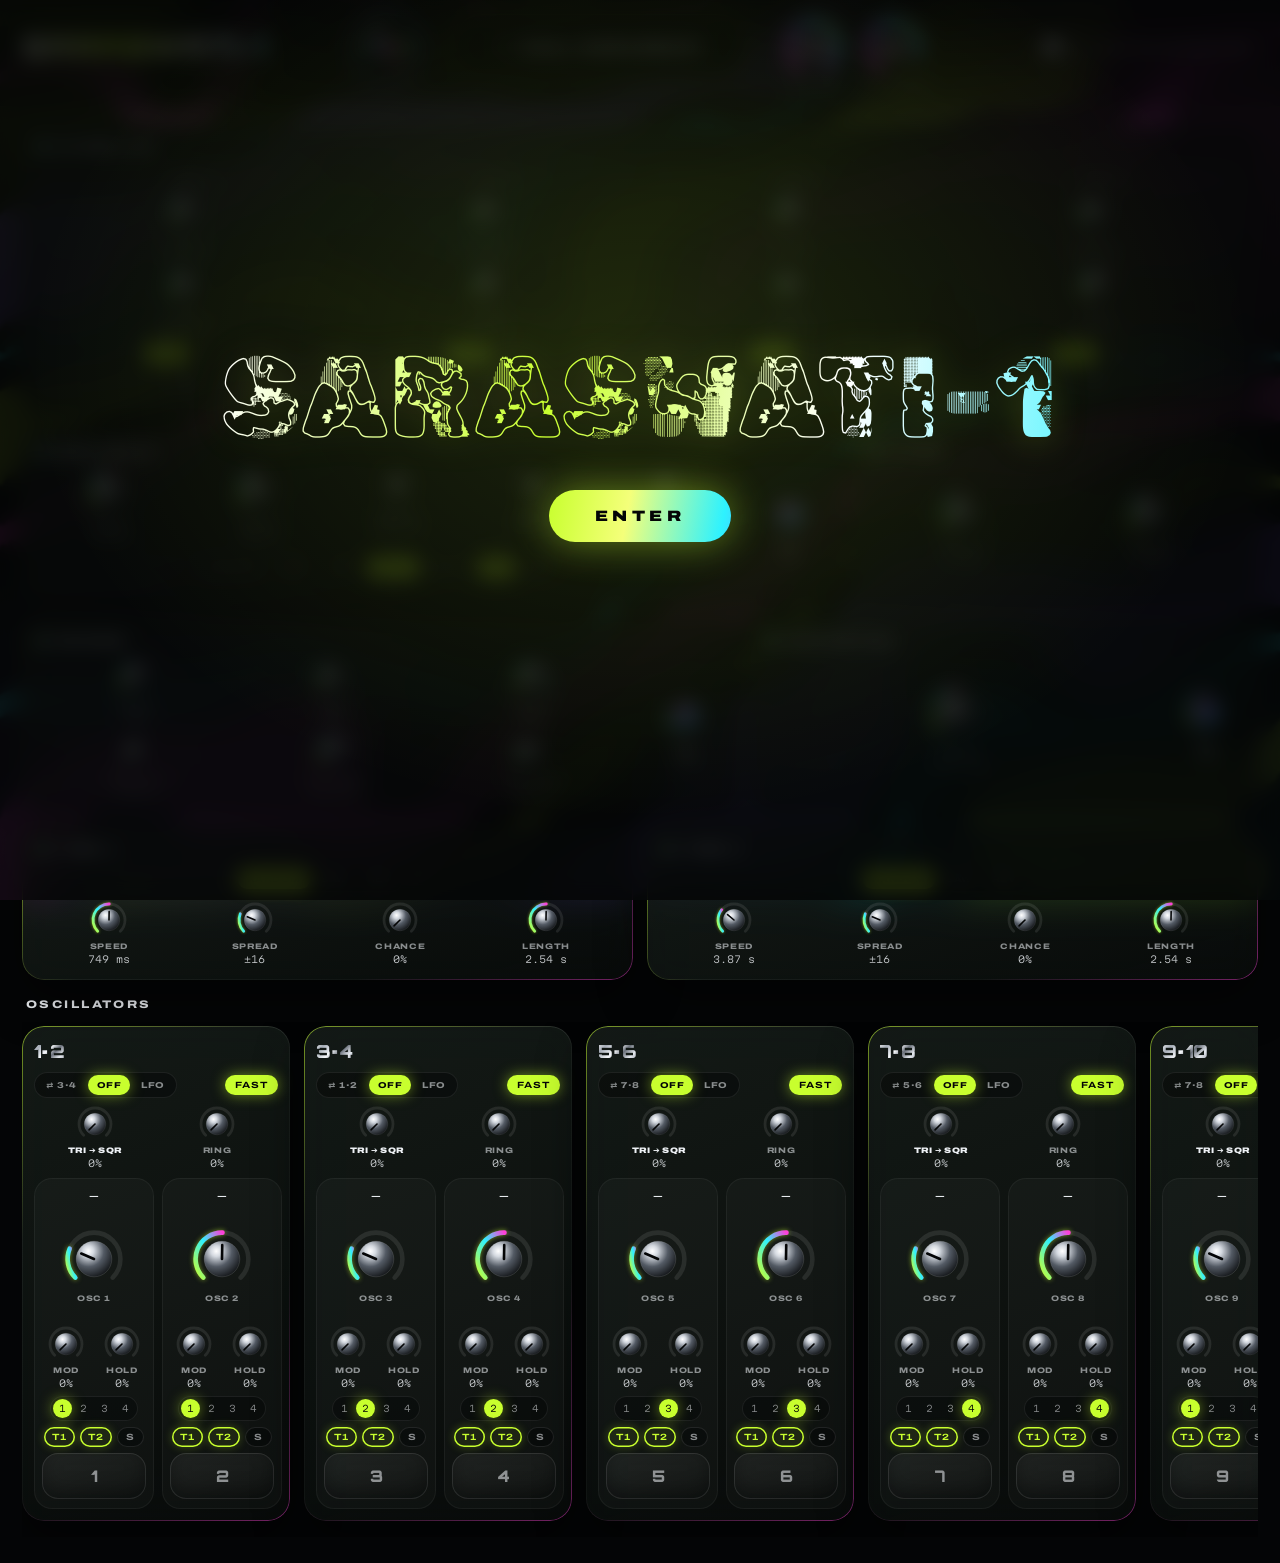
<file: ui/index.html>
<!DOCTYPE html>
<html lang="en">
<head>
<meta charset="utf-8">
<meta name="viewport" content="width=device-width, initial-scale=1, viewport-fit=cover">
<meta name="theme-color" content="#040506">
<title>Saraswati-1</title>
<link rel="icon" href="data:image/svg+xml,%3Csvg xmlns=%27http://www.w3.org/2000/svg%27 viewBox=%270 0 64 64%27%3E%3Cdefs%3E%3ClinearGradient id=%27g%27 x1=%270%27 y1=%271%27 x2=%271%27 y2=%270%27%3E%3Cstop offset=%270%27 stop-color=%27%23c8ff2e%27/%3E%3Cstop offset=%27.55%27 stop-color=%27%232ef2ff%27/%3E%3Cstop offset=%271%27 stop-color=%27%23ff3fd8%27/%3E%3C/linearGradient%3E%3C/defs%3E%3Ccircle cx=%2732%27 cy=%2732%27 r=%2730%27 fill=%27%23040506%27/%3E%3Ccircle cx=%2732%27 cy=%2732%27 r=%2718%27 fill=%27none%27 stroke=%27url(%23g)%27 stroke-width=%278%27/%3E%3C/svg%3E">
<link rel="stylesheet" href="css/fonts.css">
<link rel="stylesheet" href="css/saraswati.css">
</head>
<body>

<!-- static liquid-acid background (used when LIQUID LIGHT is off) -->
<div class="bg-static" aria-hidden="true">
  <svg viewBox="0 0 1600 1000" preserveAspectRatio="xMidYMid slice">
    <defs>
      <filter id="liquid" x="-15%" y="-15%" width="130%" height="130%" color-interpolation-filters="sRGB">
        <feTurbulence type="fractalNoise" baseFrequency="0.0016 0.0026" numOctaves="3" seed="23" result="n"/>
        <feDisplacementMap in="SourceGraphic" in2="n" scale="560" xChannelSelector="R" yChannelSelector="B" result="d"/>
        <feGaussianBlur in="d" stdDeviation="1.4"/>
      </filter>
    </defs>
    <g filter="url(#liquid)" transform="rotate(-24 800 500)">
      <rect x="-400" y="-300" width="2400" height="1600" fill="#040506"/>
      <rect x="-400" y="-120" width="2400" height="46" fill="#c8ff2e"/>
      <rect x="-400" y="-40"  width="2400" height="16" fill="#ff3fd8"/>
      <rect x="-400" y="70"   width="2400" height="90" fill="#8b5cff" opacity=".8"/>
      <rect x="-400" y="190"  width="2400" height="12" fill="#2ef2ff"/>
      <rect x="-400" y="250"  width="2400" height="60" fill="#c8ff2e" opacity=".85"/>
      <rect x="-400" y="360"  width="2400" height="24" fill="#ff3fd8"/>
      <rect x="-400" y="430"  width="2400" height="130" fill="#0b0f0c"/>
      <rect x="-400" y="600"  width="2400" height="18" fill="#2ef2ff"/>
      <rect x="-400" y="650"  width="2400" height="70" fill="#ff3fd8" opacity=".75"/>
      <rect x="-400" y="760"  width="2400" height="14" fill="#c8ff2e"/>
      <rect x="-400" y="820"  width="2400" height="110" fill="#8b5cff" opacity=".7"/>
      <rect x="-400" y="970"  width="2400" height="26" fill="#2ef2ff" opacity=".9"/>
      <rect x="-400" y="1040" width="2400" height="60" fill="#c8ff2e" opacity=".8"/>
      <rect x="-400" y="1150" width="2400" height="20" fill="#ff3fd8"/>
    </g>
  </svg>
</div>
<!-- dynamic "liquid light" background -->
<canvas id="lights" aria-hidden="true"></canvas>

<!-- shared knob gradients -->
<svg width="0" height="0" style="position:absolute" aria-hidden="true">
  <defs>
    <linearGradient id="kgrad" x1="0" y1="1" x2="1" y2="0">
      <stop offset="0" stop-color="#c8ff2e"/><stop offset=".55" stop-color="#2ef2ff"/><stop offset="1" stop-color="#ff3fd8"/>
    </linearGradient>
    <linearGradient id="vgrad" x1="0" y1="1" x2="1" y2="0">
      <stop offset="0" stop-color="#ff3fd8"/><stop offset=".45" stop-color="#8b5cff"/><stop offset=".75" stop-color="#2ef2ff"/><stop offset="1" stop-color="#c8ff2e"/>
    </linearGradient>
    <radialGradient id="kcapMix" cx=".34" cy=".28" r=".95">
      <stop offset="0" stop-color="#ffffff"/>
      <stop offset=".22" stop-color="#c8ff2e"><animate attributeName="stop-color" values="#c8ff2e;#2ef2ff;#8b5cff;#ff3fd8;#c8ff2e" dur="2.2s" repeatCount="indefinite"/></stop>
      <stop offset=".62" stop-color="#ff3fd8"><animate attributeName="stop-color" values="#ff3fd8;#c8ff2e;#2ef2ff;#8b5cff;#ff3fd8" dur="2.2s" repeatCount="indefinite"/></stop>
      <stop offset="1" stop-color="#0a0b0d"/>
    </radialGradient>
    <radialGradient id="kcap" cx=".34" cy=".28" r=".95">
      <stop offset="0" stop-color="#ffffff"/><stop offset=".16" stop-color="#d4d9e0"/><stop offset=".46" stop-color="#535a64"/>
      <stop offset=".8" stop-color="#16191c"/><stop offset="1" stop-color="#060708"/>
    </radialGradient>
  </defs>
</svg>

<header class="topbar">
  <h1 class="logo-h"><button id="logoBtn" class="logo" aria-haspopup="dialog" title="About">SARASWATI-1</button></h1>
  <div class="center">
    <button id="randBtn" class="rand-btn" type="button" title="Randomize every control" aria-label="Random"><canvas aria-hidden="true"></canvas></button>
    <button id="callBtn" class="auto" aria-pressed="false"><span class="ring"></span><span class="fill"></span><span class="dot"></span><span class="txt">CALL SARASWATI</span></button>
    <div id="volSlot"></div>
  </div>
  <div class="top-right">
    <button id="bgBtn" class="pill-switch" aria-pressed="false"><span class="track"></span>LIVE BACKGROUND</button>
  </div>
</header>

<main><div class="rack" id="rack"></div></main>

<section class="tunebar">
  <div class="tb-head"><h2>OSCILLATORS</h2></div>
  <div class="scroller" id="scroller"></div>
</section>

<div class="overlay" id="overlay">
  <div>
    <div class="logo">SARASWATI-1</div>
    <button class="enter" id="enterBtn">ENTER</button>
    <div class="caption" id="startMsg" style="margin-top:18px"></div>
  </div>
</div>

<div class="modal" id="modal" role="dialog" aria-modal="true" aria-label="Info">
  <div class="card panel">
    <button class="info-btn close" id="closeInfo" aria-label="Close">×</button>
    <div class="info-stack">
      <div class="info-line"><span class="muted">Made by:</span><a class="made-by" href="https://panasko.dev" target="_blank" rel="noopener">radacuxiv</a></div>
      <div class="info-line"><span class="muted">contact me on</span><a class="mail" href="mailto:mail@panasko.dev">mail@panasko.dev</a></div>
      <a class="manual-btn" id="manualBtn" href="manual.html" target="saraswati-manual" rel="noopener">MANUAL</a>
    </div>
  </div>
</div>

<script src="js/dsp.js"></script>
<script src="js/saraswati.js"></script>
</body>
</html>
</file>
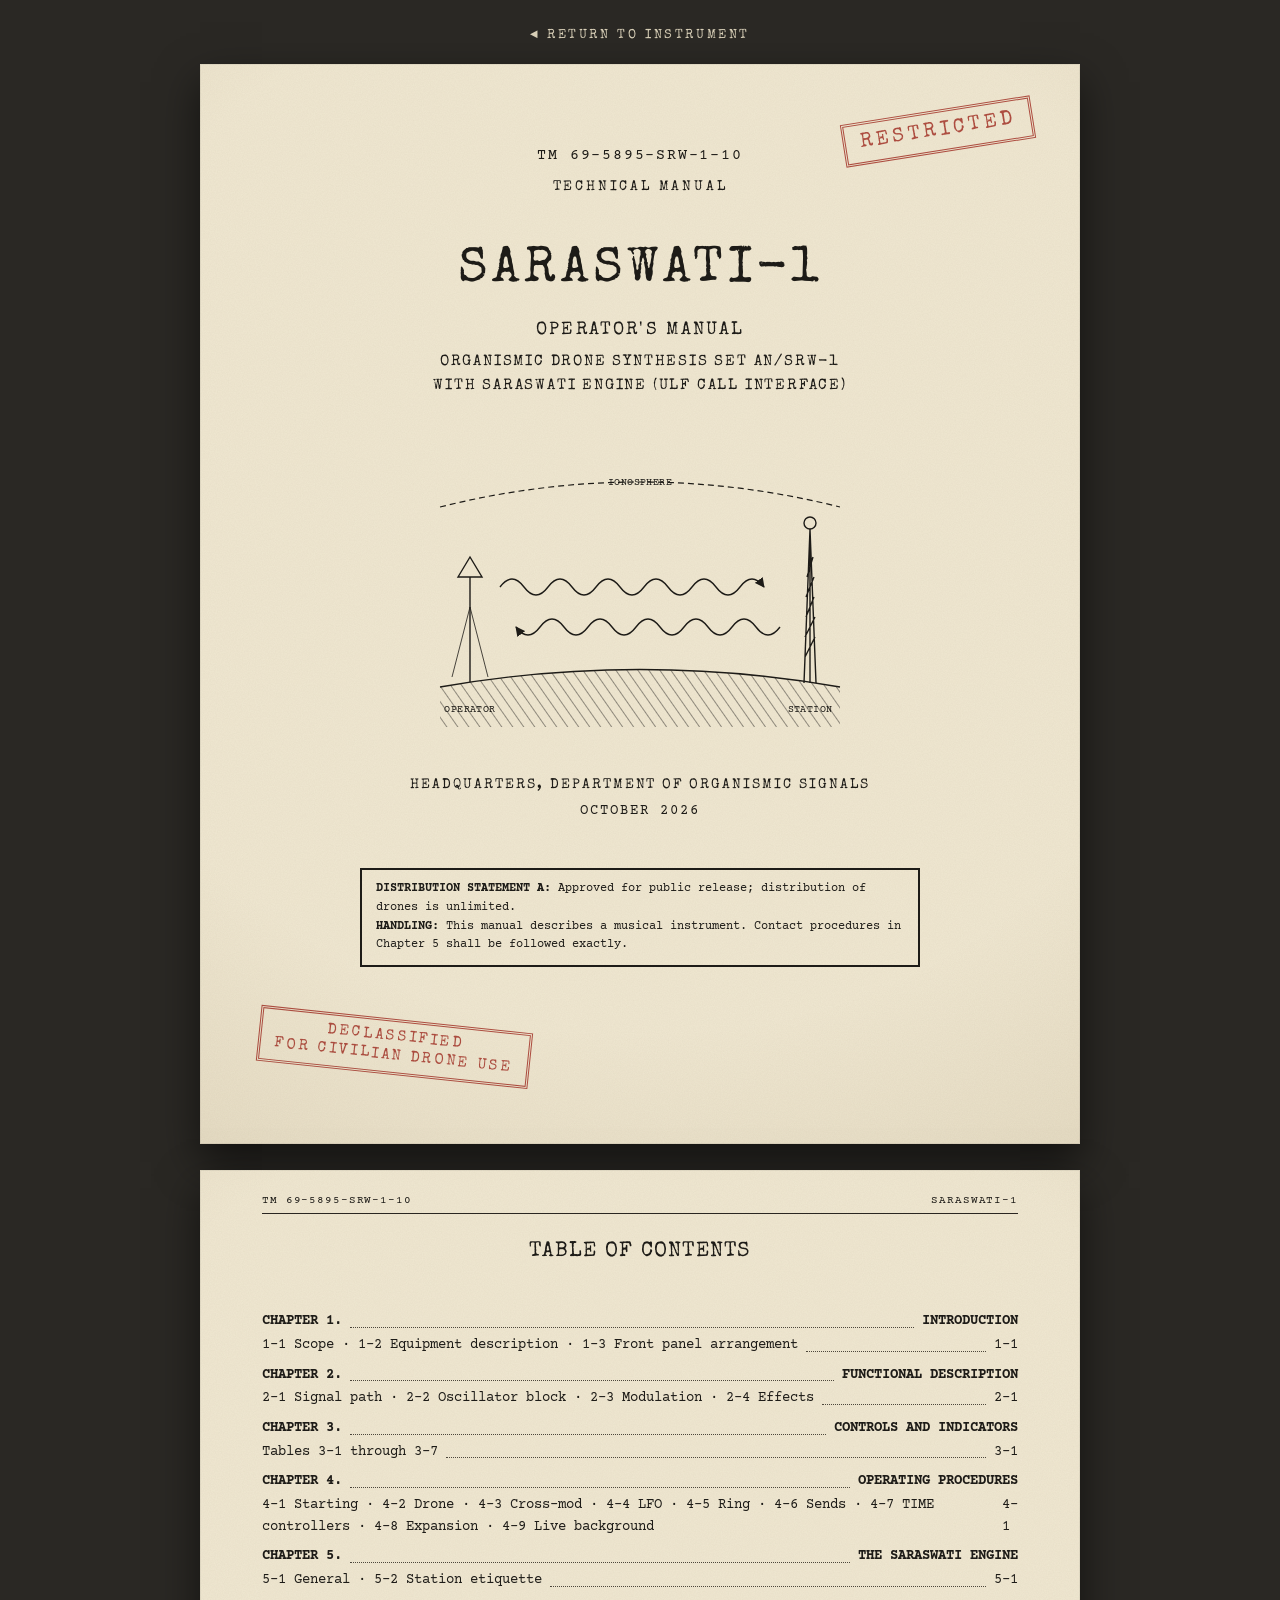
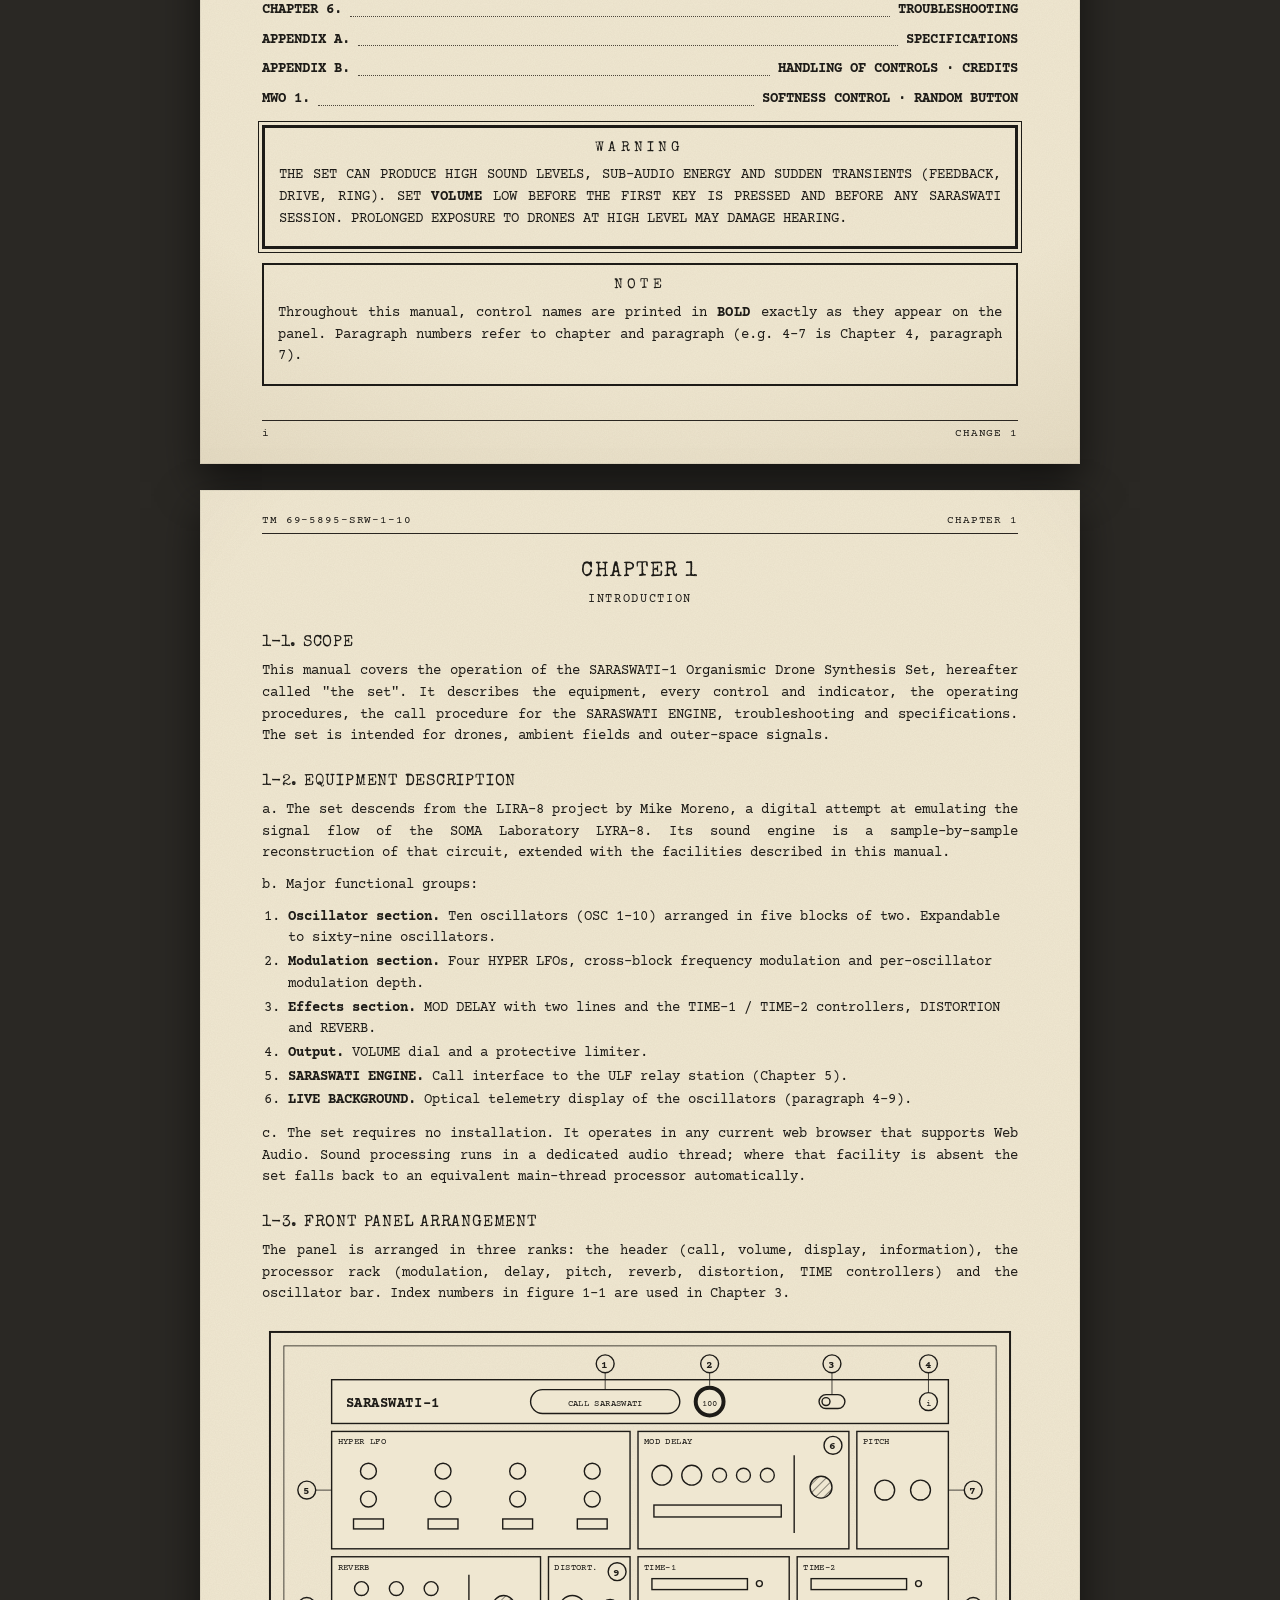
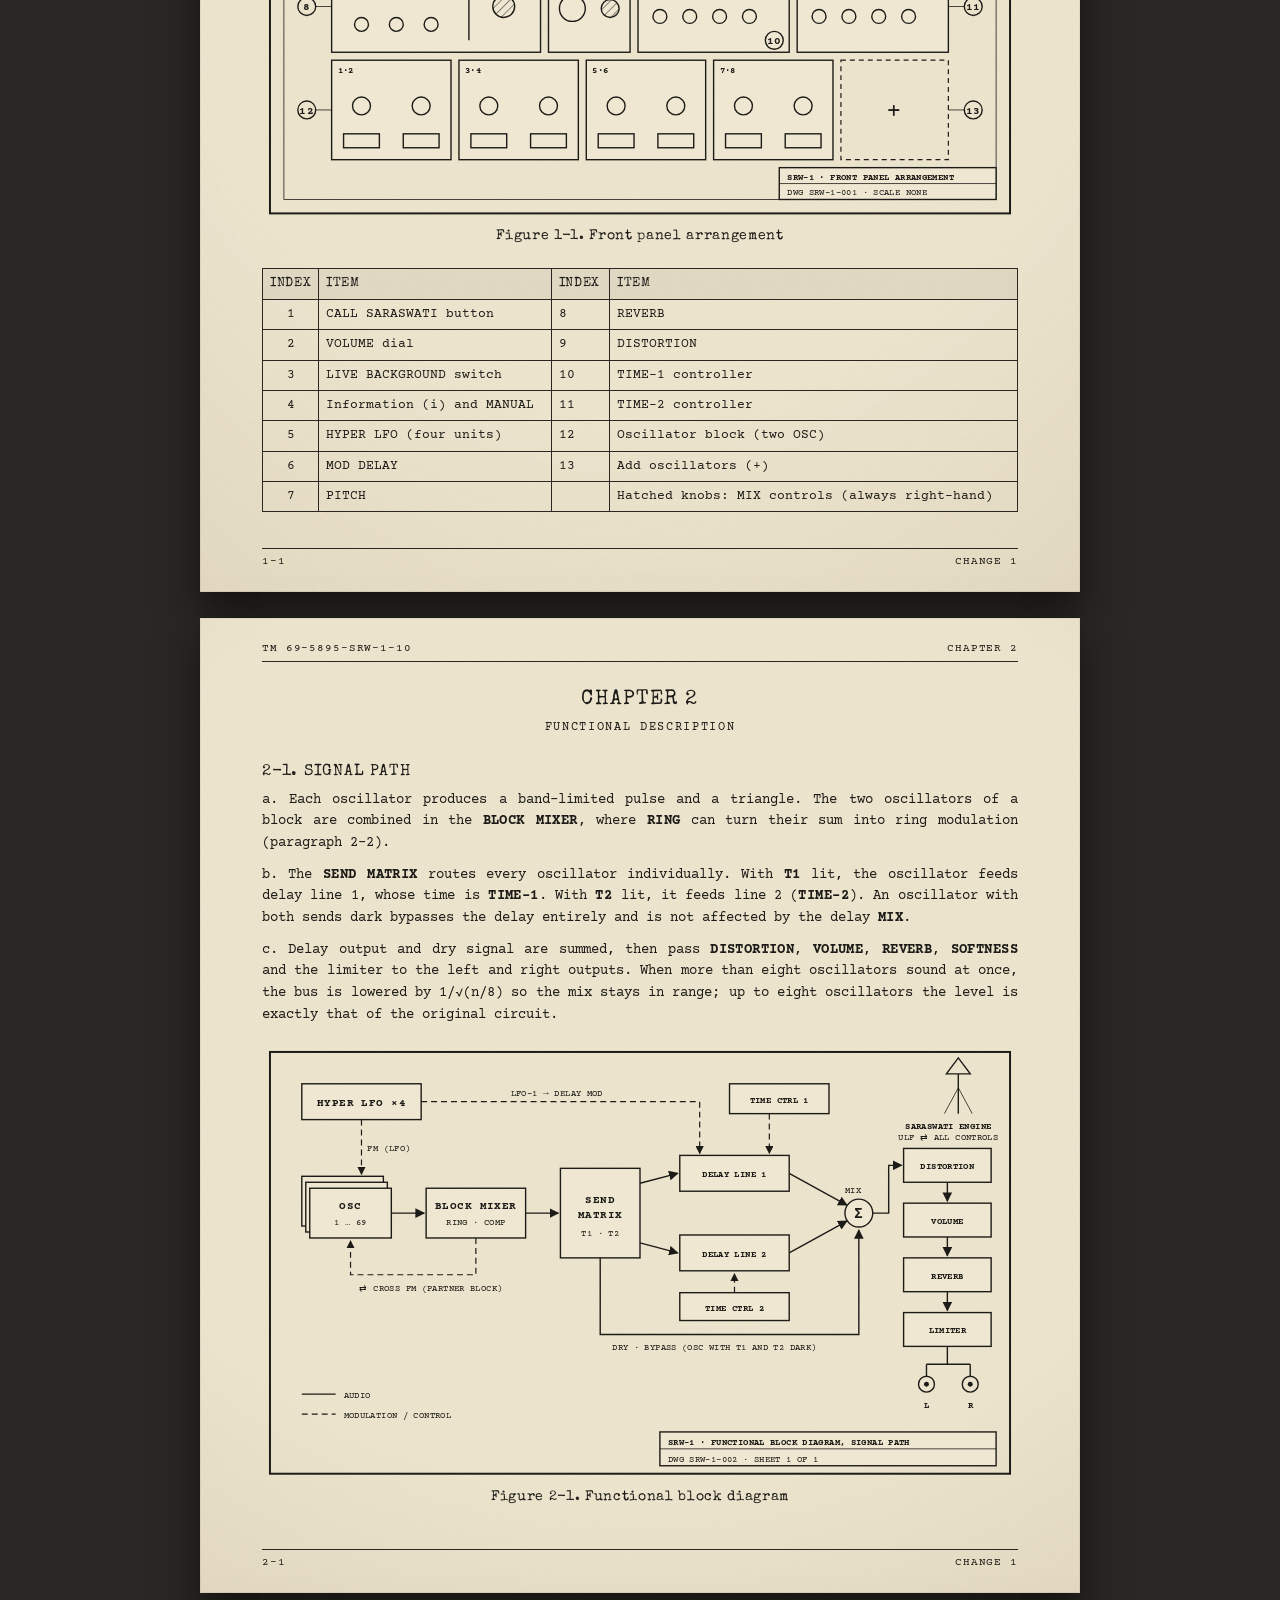
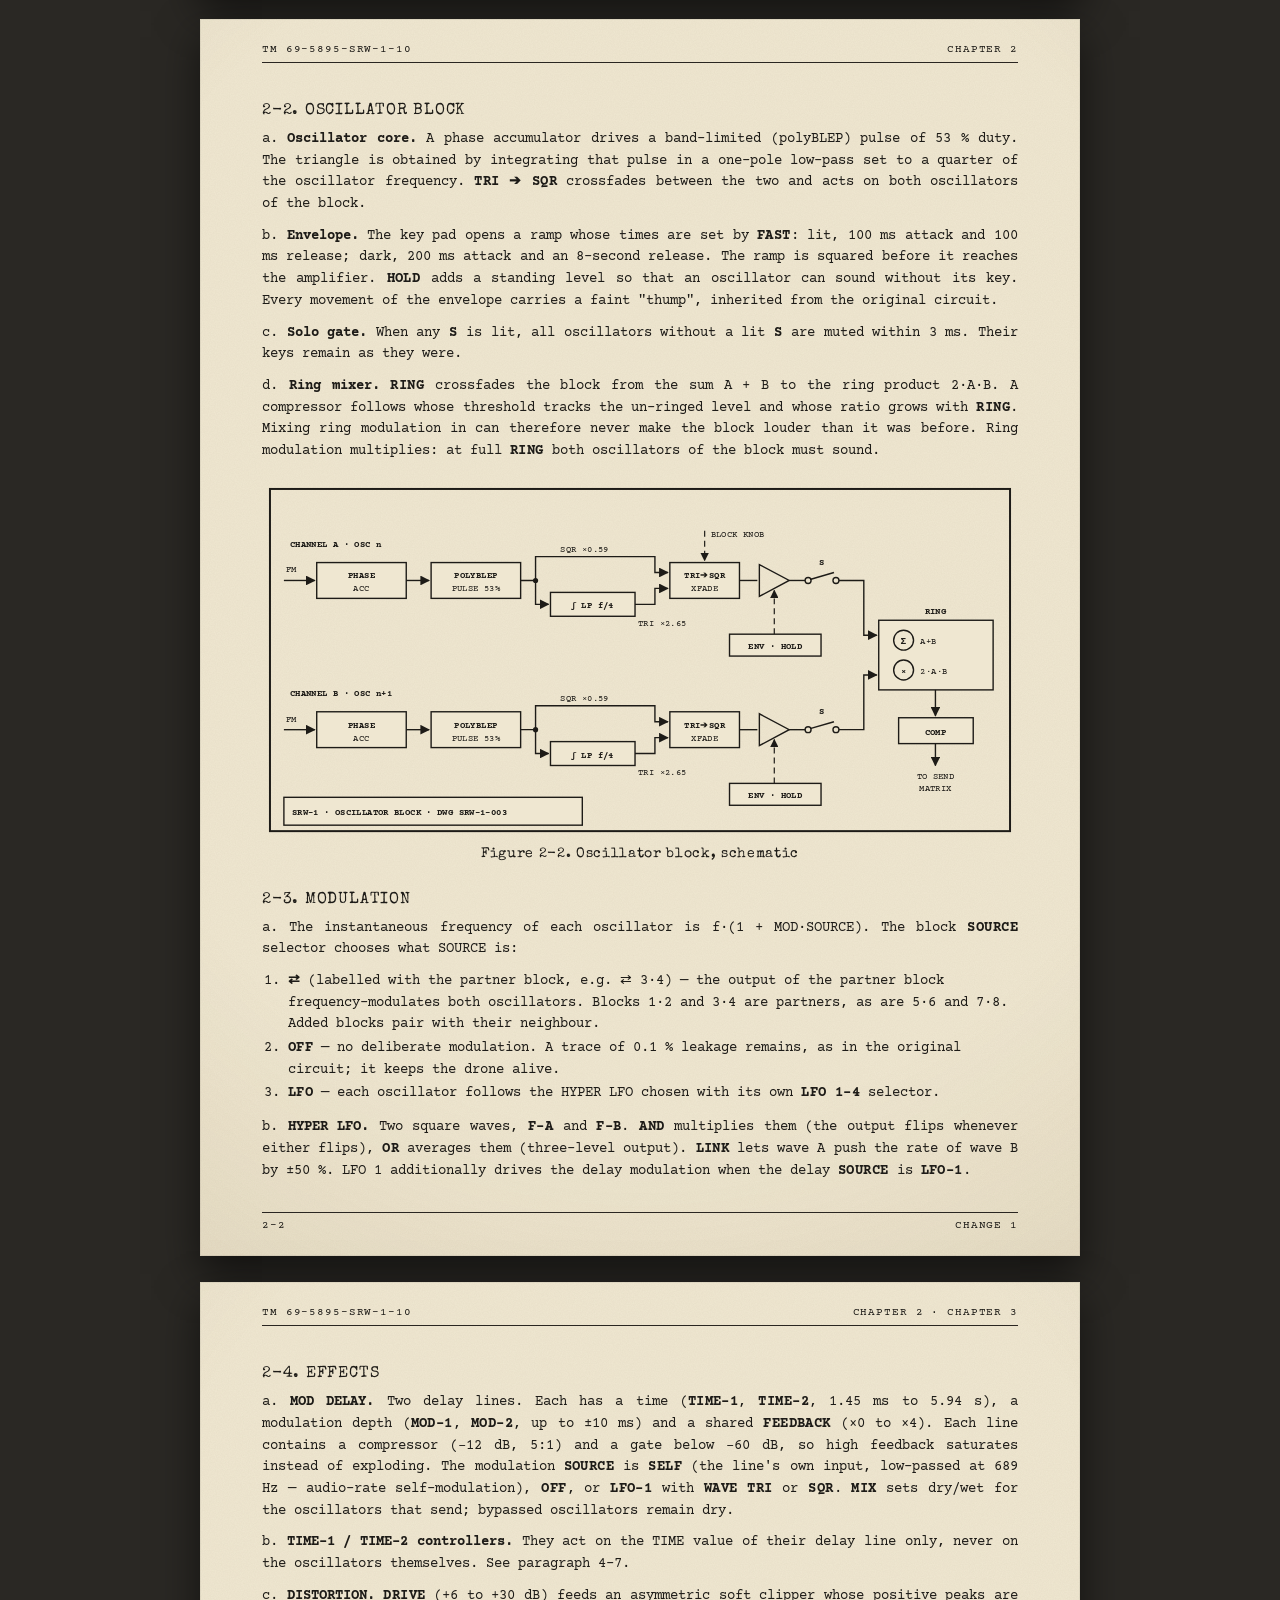
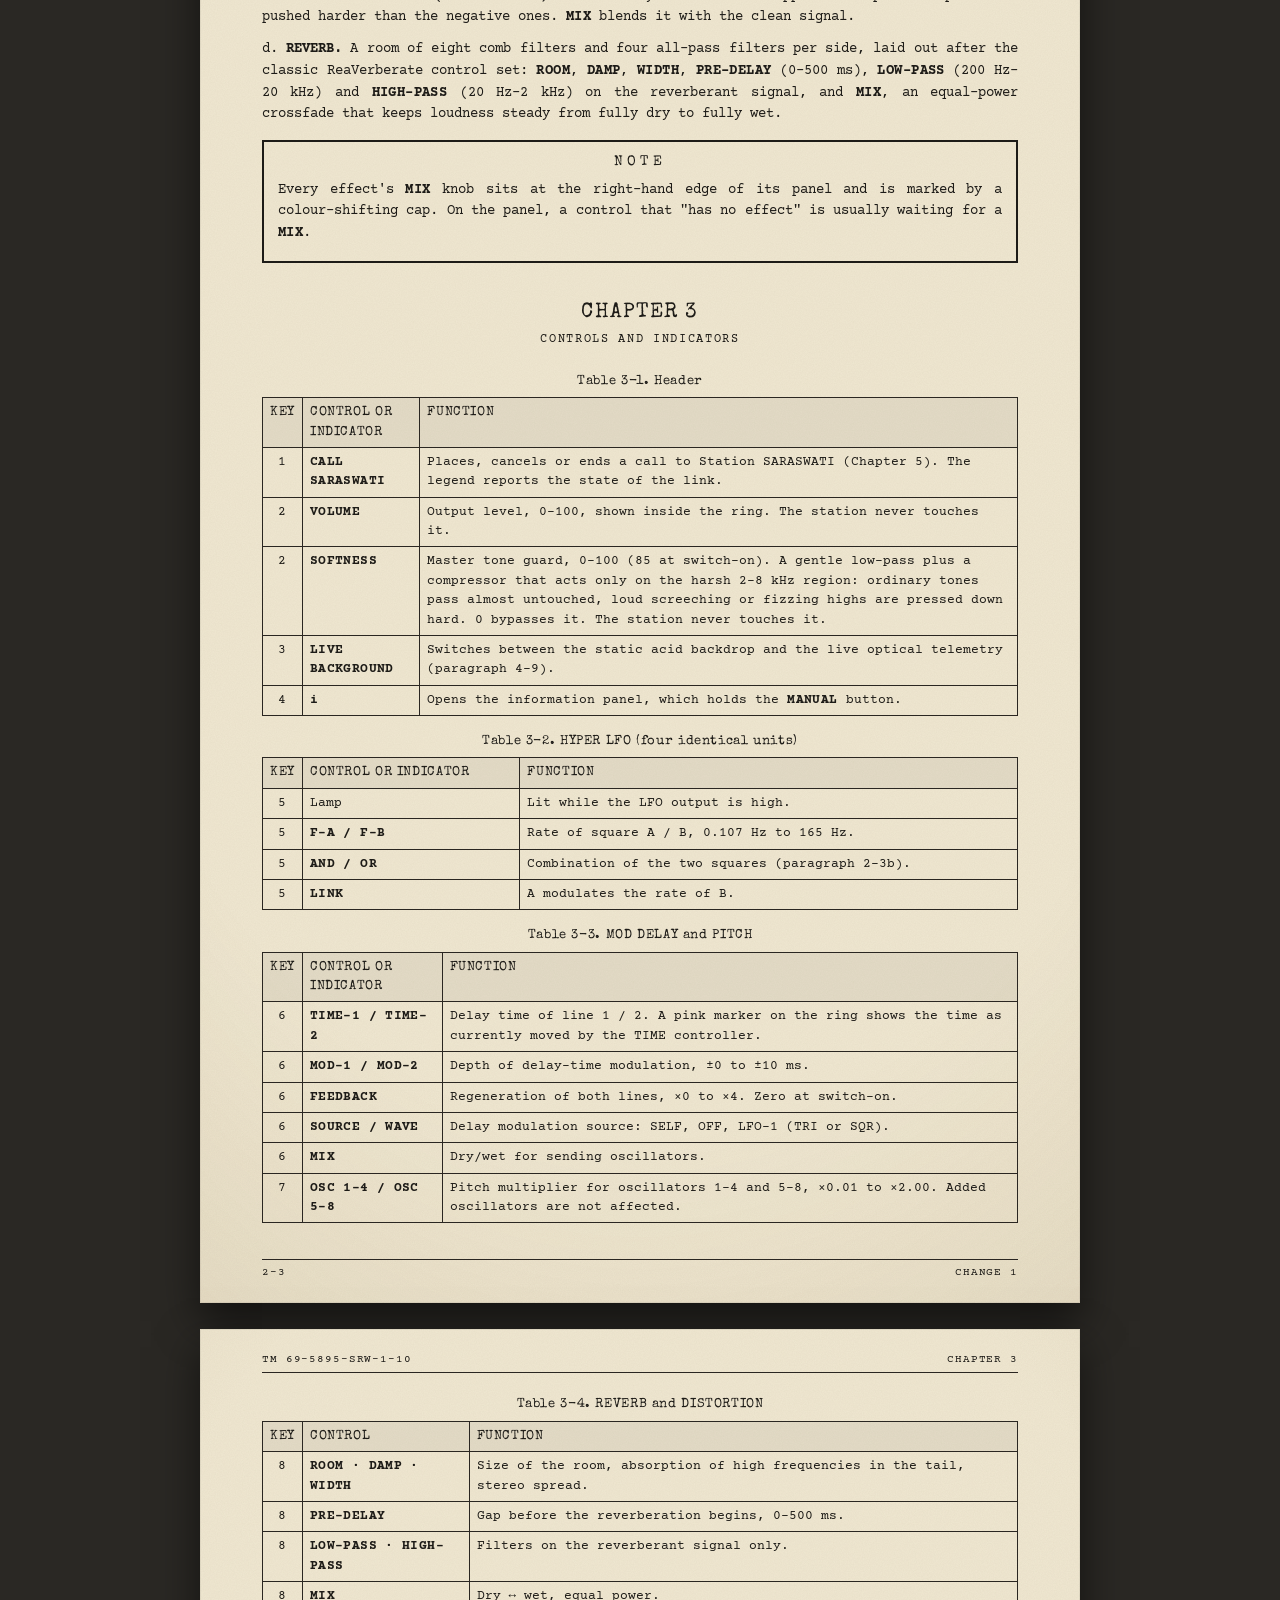
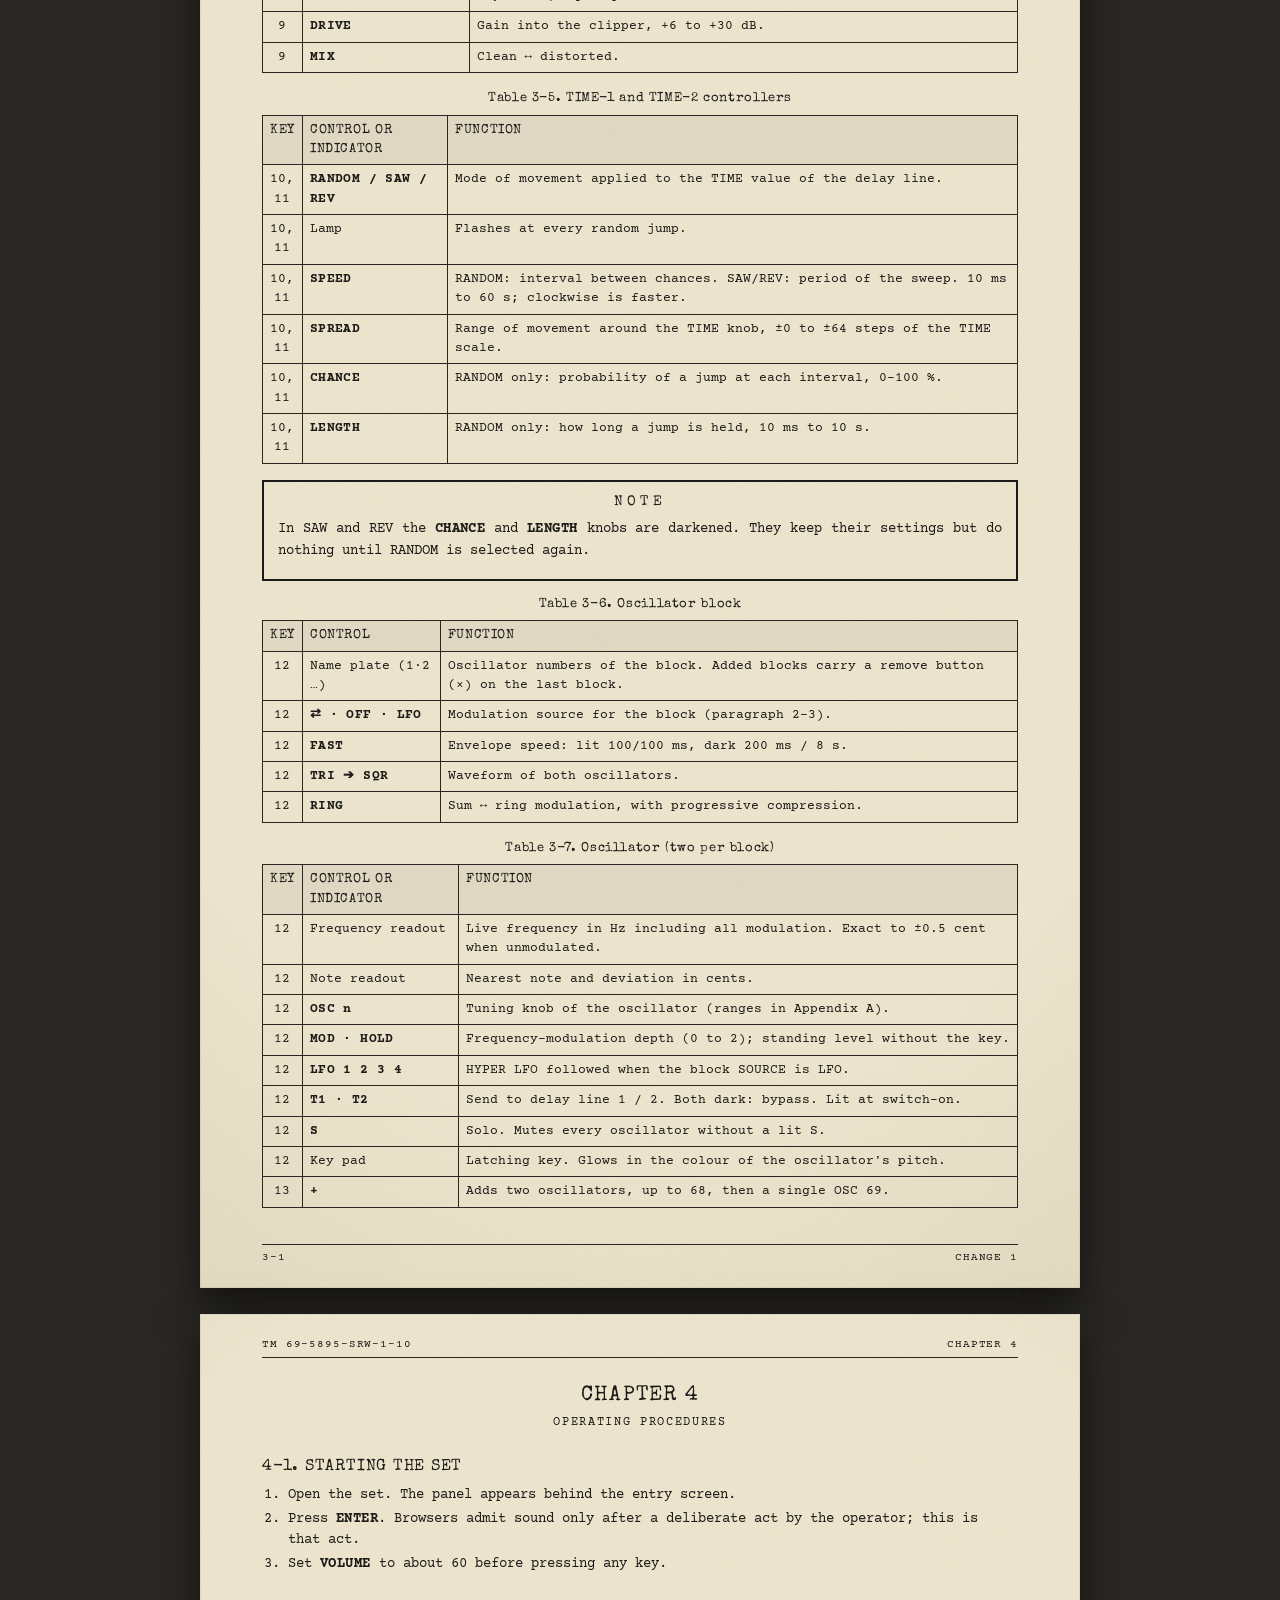
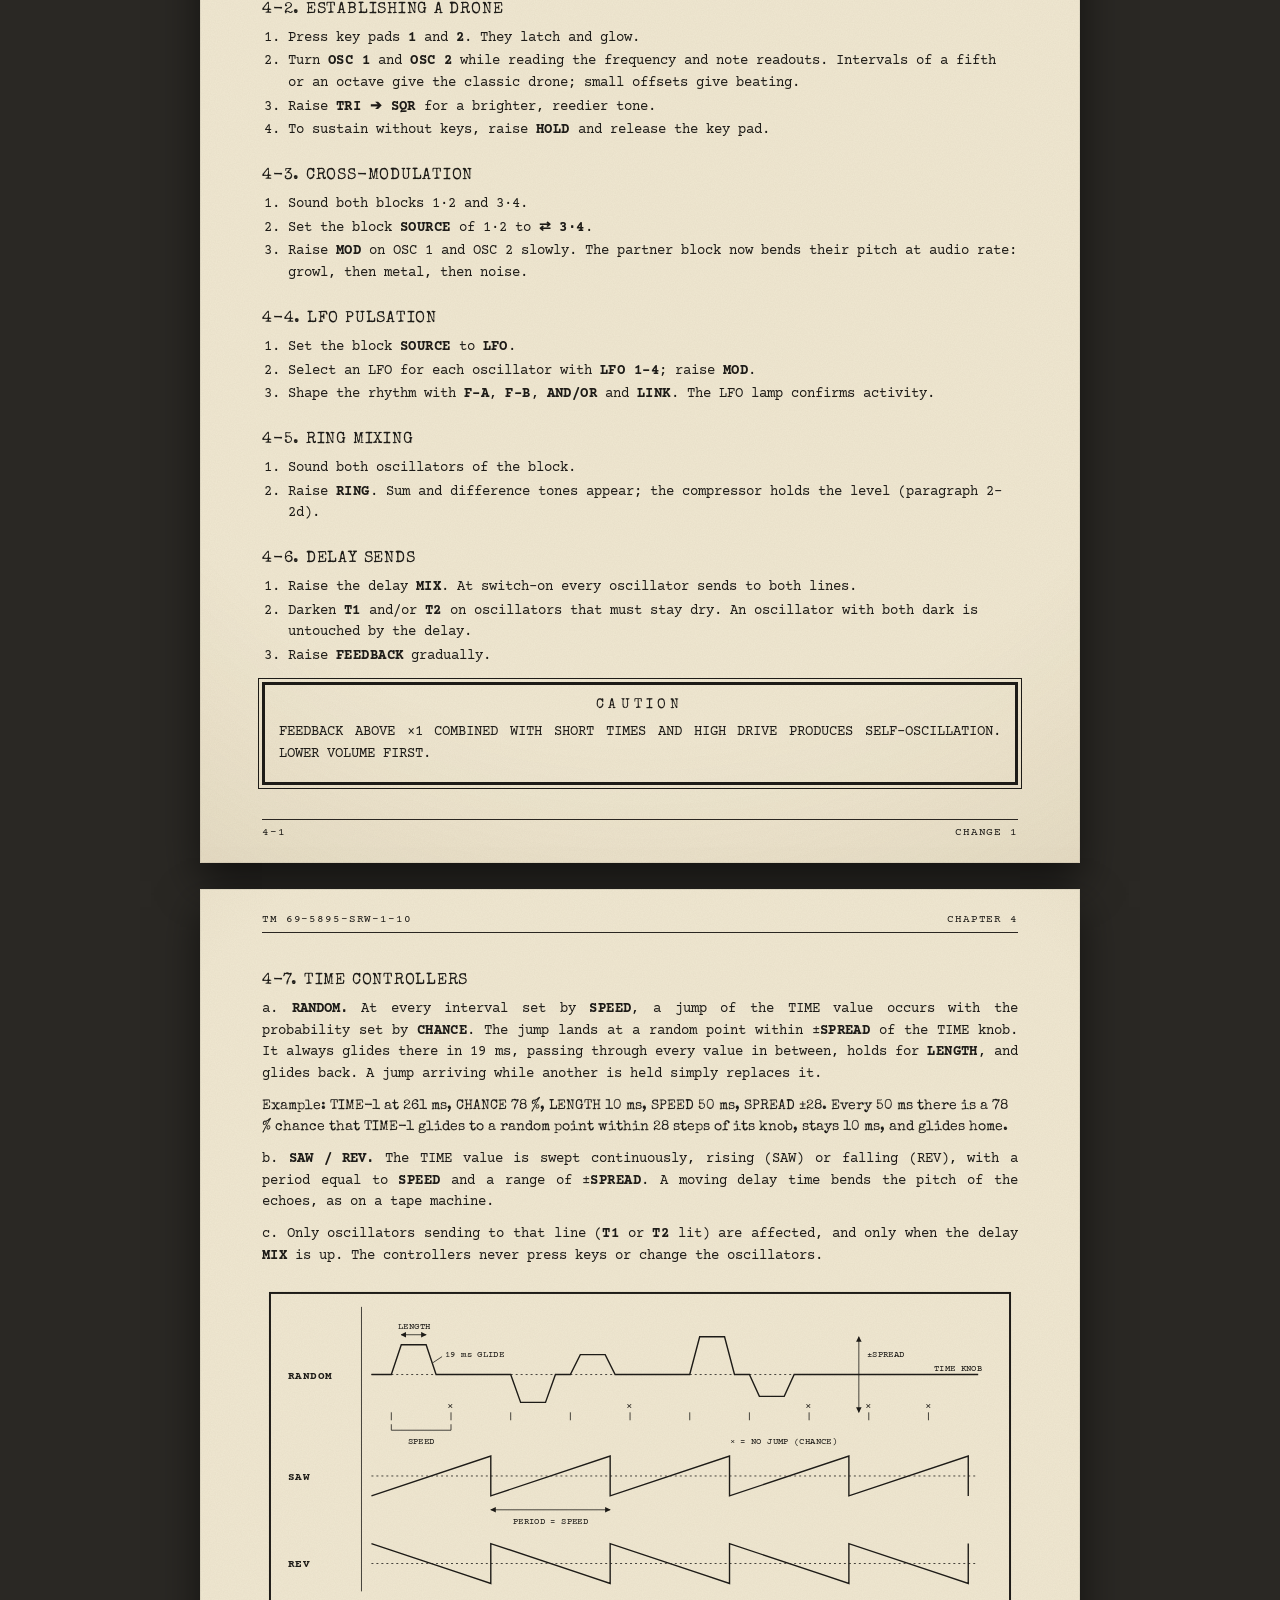
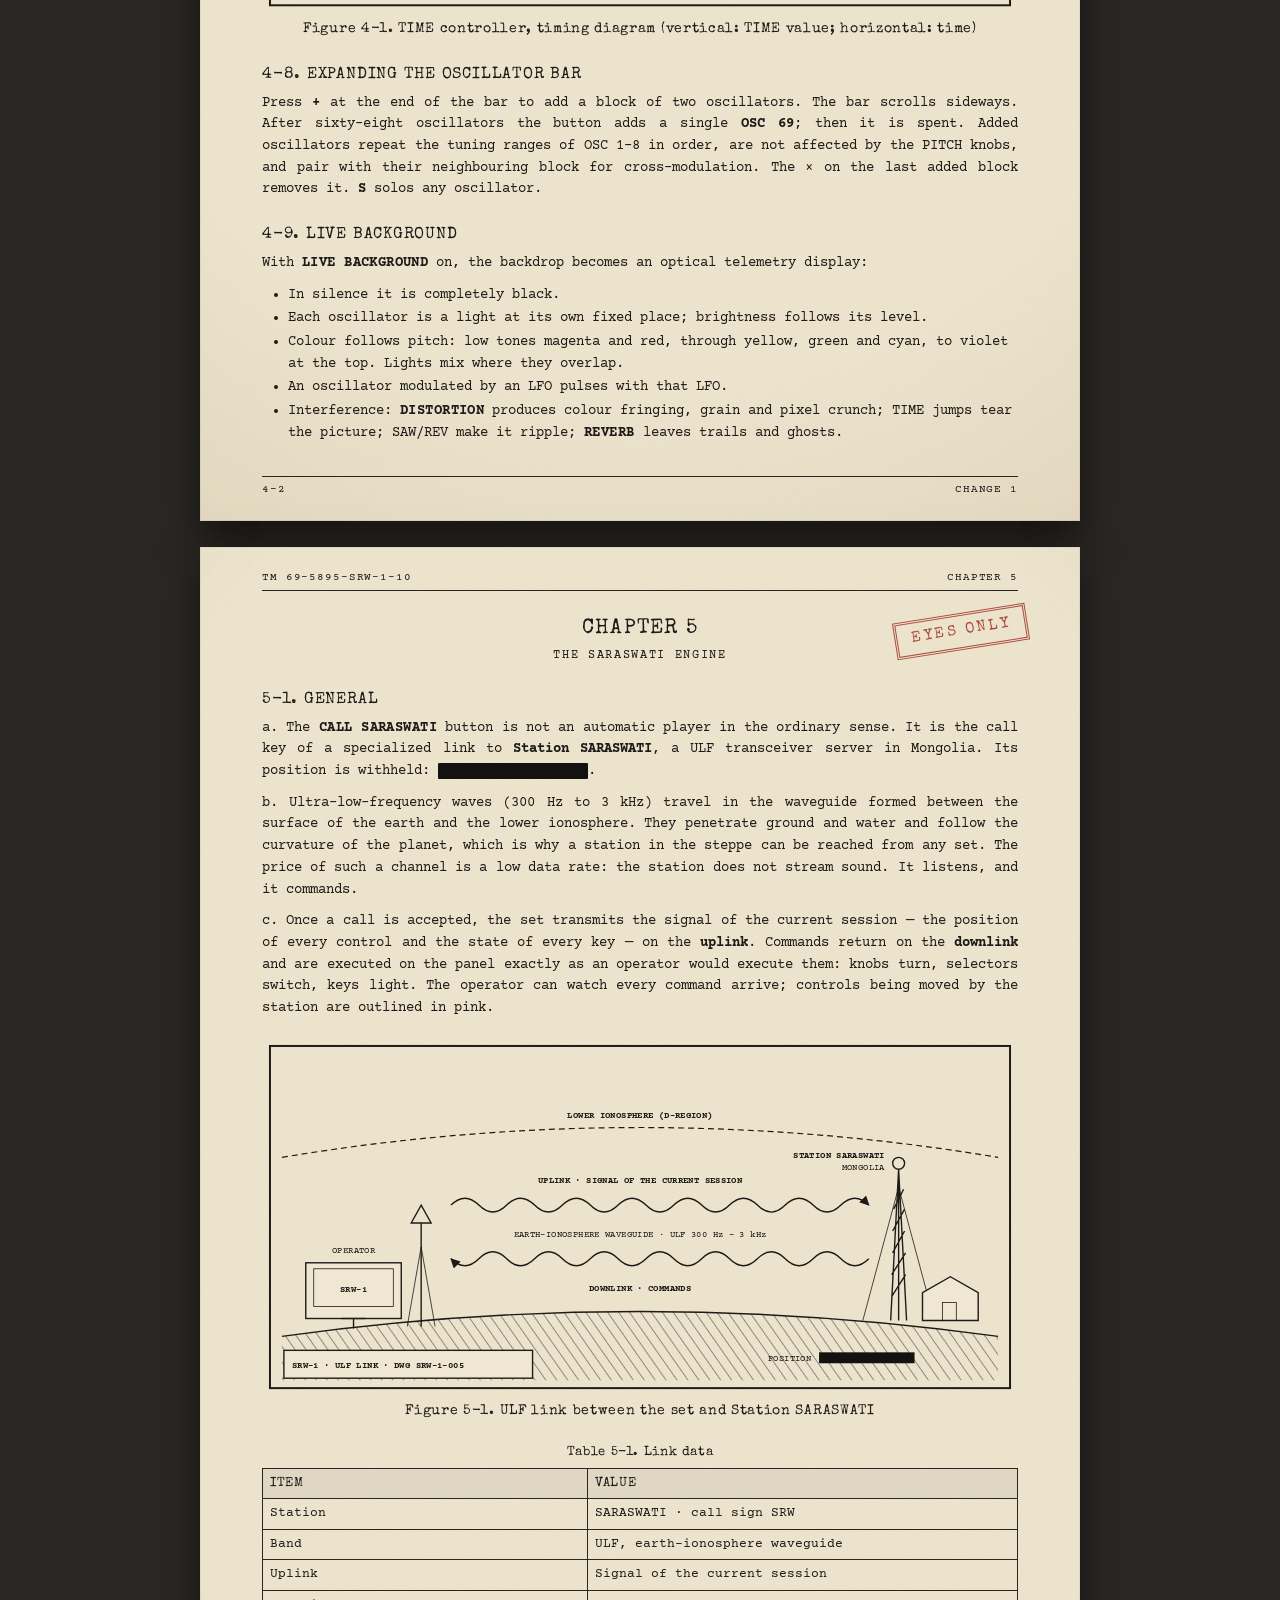
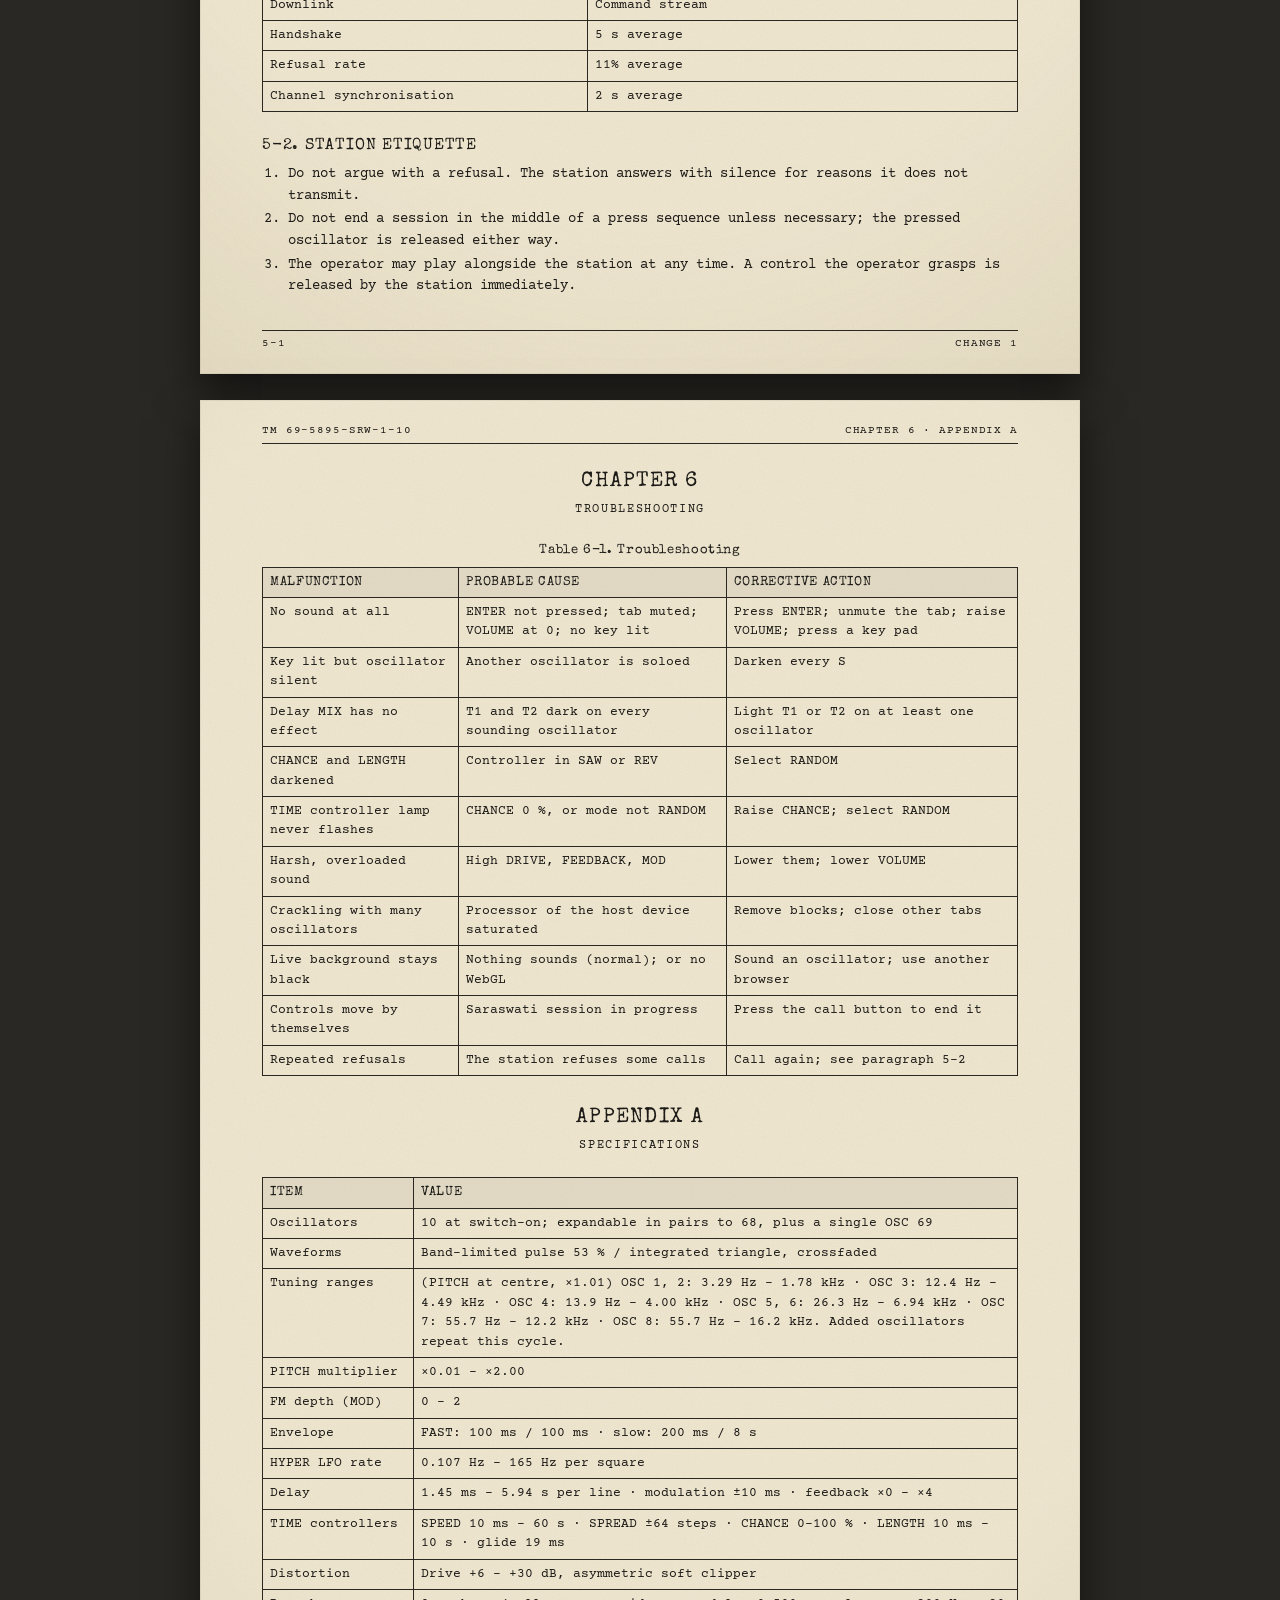
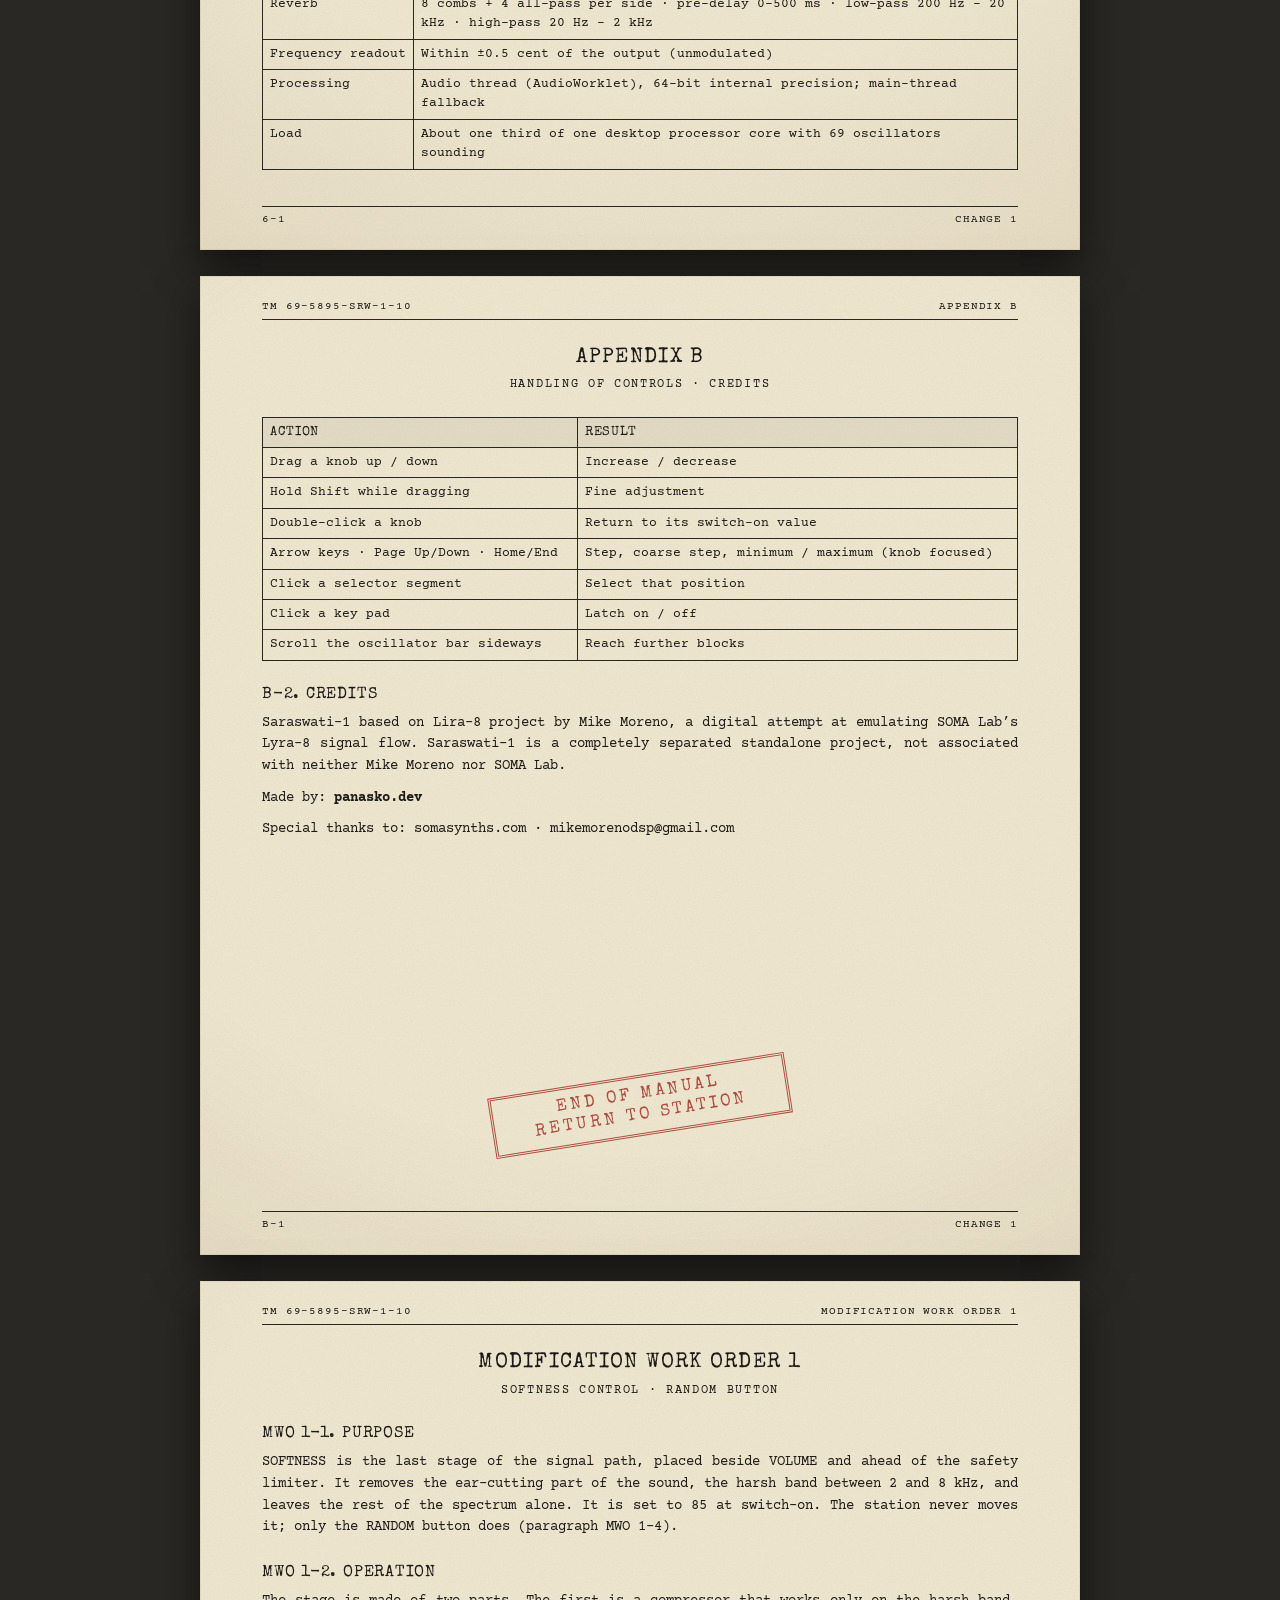
<file: ui/manual.html>
<!DOCTYPE html>
<html lang="en">
<head>
<meta charset="utf-8">
<meta name="viewport" content="width=device-width, initial-scale=1">
<title>Saraswati-1 · Operator's Manual · TM 69-5895-SRW-1-10</title>
<link rel="preconnect" href="https://fonts.googleapis.com">
<link rel="preconnect" href="https://fonts.gstatic.com" crossorigin>
<link rel="stylesheet" href="https://fonts.googleapis.com/css2?family=Courier+Prime:ital,wght@0,400;0,700;1,400&family=Special+Elite&display=swap">
<style>
  :root { --paper: #efe7d1; --ink: #1d1b17; --faded: #4d473c; --red: #a8261d; --rule: #2a2621; }
  * { box-sizing: border-box; }
  html { background: #2a2824; }
  body { margin: 0; padding: 26px 12px 60px; font-family: "Courier Prime", "Courier New", monospace; color: var(--ink); font-size: 14px; line-height: 1.55; }
  .sheet {
    position: relative; width: min(880px, 100%); margin: 0 auto 26px; padding: 58px 62px 64px;
    background-color: var(--paper);
    background-image:
      radial-gradient(120% 90% at 50% 40%, transparent 55%, rgba(120, 95, 50, 0.16) 100%),
      url("data:image/svg+xml;utf8,<svg xmlns='http://www.w3.org/2000/svg' width='220' height='220'><filter id='n'><feTurbulence type='fractalNoise' baseFrequency='0.85' numOctaves='3' stitchTiles='stitch'/><feColorMatrix values='0 0 0 0 0.35  0 0 0 0 0.28  0 0 0 0 0.16  0 0 0 0.09 0'/></filter><rect width='100%' height='100%' filter='url(%23n)'/></svg>");
    box-shadow: 0 18px 40px rgba(0, 0, 0, 0.55), inset 0 0 0 1px rgba(0, 0, 0, 0.06);
  }
  .run { position: absolute; left: 62px; right: 62px; top: 22px; display: flex; justify-content: space-between; font-size: 11px; letter-spacing: .08em; border-bottom: 1px solid var(--rule); padding-bottom: 4px; }
  .foot { position: absolute; left: 62px; right: 62px; bottom: 22px; display: flex; justify-content: space-between; font-size: 11px; letter-spacing: .08em; border-top: 1px solid var(--rule); padding-top: 4px; }
  h1, h2, h3, .typed { font-family: "Special Elite", "Courier New", monospace; font-weight: 400; }
  h2 { font-size: 21px; text-align: center; letter-spacing: .06em; margin: 8px 0 2px; }
  h2 + .sub { text-align: center; font-size: 12px; letter-spacing: .14em; margin-bottom: 22px; }
  h3 { font-size: 15.5px; letter-spacing: .05em; margin: 22px 0 6px; }
  p { margin: 0 0 10px; text-align: justify; hyphens: auto; }
  ol, ul { margin: 4px 0 12px; padding-left: 26px; }
  li { margin: 2px 0; }
  b { font-weight: 700; }
  .k { font-weight: 700; letter-spacing: .03em; }
  table { width: 100%; border-collapse: collapse; margin: 8px 0 16px; font-size: 12.5px; }
  th, td { border: 1px solid var(--rule); padding: 5px 7px; vertical-align: top; text-align: left; }
  th { font-family: "Special Elite", monospace; font-weight: 400; background: rgba(0, 0, 0, 0.05); letter-spacing: .05em; }
  td:first-child { width: 34px; text-align: center; }
  table.spec td:first-child, table.trouble td:first-child { width: auto; text-align: left; white-space: nowrap; }
  table.trouble td:first-child { white-space: normal; width: 26%; }
  caption { caption-side: top; font-family: "Special Elite", monospace; text-align: center; padding-bottom: 6px; letter-spacing: .05em; }
  .box { border: 2px solid var(--ink); padding: 10px 14px 6px; margin: 14px 0; }
  .box .t { display: block; text-align: center; font-family: "Special Elite", monospace; letter-spacing: .3em; margin-bottom: 6px; }
  .box.warn { border-width: 3px; outline: 1px solid var(--ink); outline-offset: 3px; }
  .stamp { position: absolute; font-family: "Special Elite", monospace; color: var(--red); border: 3px double var(--red); padding: 6px 14px;
    letter-spacing: .18em; opacity: .78; mix-blend-mode: multiply; transform: rotate(-9deg); pointer-events: none; text-align: center; line-height: 1.25; }
  .redact { background: #141210; color: transparent; padding: 0 .2em; border-radius: 1px; user-select: none; }
  figure { margin: 18px 0 20px; }
  figure svg { width: 100%; height: auto; display: block; }
  figcaption { text-align: center; font-family: "Special Elite", monospace; letter-spacing: .05em; margin-top: 6px; font-size: 13.5px; }
  .toc { list-style: none; padding: 0; }
  .toc li { display: flex; gap: 8px; }
  .toc li span:nth-child(2) { flex: 1; border-bottom: 1px dotted var(--faded); transform: translateY(-5px); }
  .toc .ch { margin-top: 8px; font-weight: 700; }
  .cover { text-align: center; padding-top: 80px; min-height: 1080px; }
  .cover .tm { font-size: 15px; letter-spacing: .12em; }
  .cover h1 { font-size: 50px; letter-spacing: .1em; margin: 34px 0 6px; }
  .cover .what { font-family: "Special Elite", monospace; font-size: 18px; letter-spacing: .12em; }
  .cover .dist { border: 2px solid var(--ink); text-align: left; font-size: 12px; padding: 10px 14px; margin: 46px auto 0; max-width: 560px; }
  a { color: var(--ink); }
  .back { display: block; text-align: center; margin: 0 auto 18px; font-family: "Special Elite", monospace; color: #d9d0b8; letter-spacing: .2em; font-size: 13px; text-decoration: none; }
  .back:hover { color: #fff; }
  @media (max-width: 700px) {
    .sheet { padding: 48px 20px 56px; }
    .run, .foot { left: 20px; right: 20px; font-size: 9px; }
    .cover h1 { font-size: 32px; }
    body { font-size: 13px; }
    table.spec td:first-child { white-space: normal; }
    table { font-size: 11.5px; }
  }
  @media print {
    html, body { background: none; padding: 0; }
    .sheet { box-shadow: none; margin: 0; width: 100%; page-break-after: always; background-image: none; }
    .back { display: none; }
  }
  svg.dwg text { font-family: "Courier Prime", "Courier New", monospace; fill: var(--ink); font-size: 11px; letter-spacing: .04em; }
  svg.dwg .s { font-size: 9.5px; }
  svg.dwg .b { font-weight: 700; }
  svg.dwg .ln { fill: none; stroke: var(--ink); stroke-width: 1.4; }
  svg.dwg .th { fill: none; stroke: var(--ink); stroke-width: 0.8; }
  svg.dwg .dash { fill: none; stroke: var(--ink); stroke-width: 1.2; stroke-dasharray: 6 4; }
  svg.dwg .box { fill: var(--paper); stroke: var(--ink); stroke-width: 1.4; }
  svg.dwg .frame { fill: none; stroke: var(--ink); stroke-width: 2; }
</style>
</head>
<body>
<a class="back" id="back" href="index.html" target="saraswati-instrument">◄ RETURN TO INSTRUMENT</a>
<script>
  // the manual lives in its own tab: going back closes it (or switches to the instrument), never replaces the manual
  document.getElementById('back').addEventListener('click', function (e) {
    if (window.opener && !window.opener.closed) { e.preventDefault(); try { window.opener.focus(); } catch (err) {} window.close(); }
  });
</script>

<svg width="0" height="0" style="position:absolute" aria-hidden="true">
  <defs>
    <marker id="ar" viewBox="0 0 10 10" refX="9" refY="5" markerWidth="7" markerHeight="7" orient="auto-start-reverse"><path d="M0 0 L10 5 L0 10 z" fill="#1d1b17"/></marker>
    <pattern id="hatch" width="6" height="6" patternUnits="userSpaceOnUse" patternTransform="rotate(45)"><line x1="0" y1="0" x2="0" y2="6" stroke="#1d1b17" stroke-width="1"/></pattern>
    <pattern id="ground" width="9" height="9" patternUnits="userSpaceOnUse" patternTransform="rotate(-35)"><line x1="0" y1="0" x2="0" y2="9" stroke="#1d1b17" stroke-width="0.9"/></pattern>
  </defs>
</svg>

<!-- ============================================================ COVER -->
<section class="sheet cover">
  <div class="stamp" style="top:46px; right:46px; font-size:20px;">RESTRICTED</div>
  <div class="tm">TM 69-5895-SRW-1-10</div>
  <div class="typed" style="margin-top:10px; letter-spacing:.2em;">TECHNICAL MANUAL</div>
  <h1>SARASWATI-1</h1>
  <div class="what">OPERATOR'S MANUAL</div>
  <div class="what" style="font-size:15px; margin-top:6px;">ORGANISMIC DRONE SYNTHESIS SET AN/SRW-1<br>WITH SARASWATI ENGINE (ULF CALL INTERFACE)</div>
  <svg class="dwg" viewBox="0 0 420 300" style="width:min(420px,90%); margin:40px auto 0; display:block" aria-hidden="true">
    <path class="dash" d="M10 70 Q210 20 410 70"/>
    <path class="ln" d="M10 250 Q210 215 410 250"/>
    <path d="M10 250 Q210 215 410 250 L410 290 L10 290 z" fill="url(#ground)" stroke="none"/>
    <path class="ln" d="M70 150 q12 -16 24 0 t24 0 t24 0 t24 0 t24 0 t24 0 t24 0 t24 0 t24 0 t24 0 t24 0" marker-end="url(#ar)"/>
    <path class="ln" d="M350 190 q-12 16 -24 0 t-24 0 t-24 0 t-24 0 t-24 0 t-24 0 t-24 0 t-24 0 t-24 0 t-24 0 t-24 0" marker-end="url(#ar)"/>
    <line class="ln" x1="40" y1="245" x2="40" y2="140"/><path class="ln" d="M28 140 L40 120 L52 140 z"/>
    <line class="th" x1="40" y1="170" x2="22" y2="240"/><line class="th" x1="40" y1="170" x2="58" y2="240"/>
    <path class="ln" d="M380 246 L380 92 M374 246 L380 92 L386 246 M375 220 L385 200 M375 200 L385 180 M376 180 L384 160 M376 160 L384 140 M377 140 L383 120"/>
    <circle class="ln" cx="380" cy="86" r="6"/>
    <text x="210" y="48" text-anchor="middle" class="s">IONOSPHERE</text>
    <text x="40" y="275" text-anchor="middle" class="s">OPERATOR</text>
    <text x="380" y="275" text-anchor="middle" class="s">STATION</text>
  </svg>
  <div class="typed" style="margin-top:38px; letter-spacing:.14em;">HEADQUARTERS, DEPARTMENT OF ORGANISMIC SIGNALS</div>
  <div style="letter-spacing:.14em; margin-top:4px;">OCTOBER 2026</div>
  <div class="dist"><b>DISTRIBUTION STATEMENT A:</b> Approved for public release; distribution of drones is unlimited.<br>
    <b>HANDLING:</b> This manual describes a musical instrument. Contact procedures in Chapter 5 shall be followed exactly.</div>
  <div class="stamp" style="bottom:70px; left:58px; font-size:15px; transform:rotate(6deg);">DECLASSIFIED<br>FOR CIVILIAN DRONE USE</div>
</section>

<!-- ============================================================ CONTENTS -->
<section class="sheet">
  <div class="run"><span>TM 69-5895-SRW-1-10</span><span>SARASWATI-1</span></div>
  <h2>TABLE OF CONTENTS</h2><div class="sub">&nbsp;</div>
  <ul class="toc">
    <li class="ch"><span>CHAPTER 1.</span><span></span><span>INTRODUCTION</span></li>
    <li><span>1-1 Scope · 1-2 Equipment description · 1-3 Front panel arrangement</span><span></span><span>1-1</span></li>
    <li class="ch"><span>CHAPTER 2.</span><span></span><span>FUNCTIONAL DESCRIPTION</span></li>
    <li><span>2-1 Signal path · 2-2 Oscillator block · 2-3 Modulation · 2-4 Effects</span><span></span><span>2-1</span></li>
    <li class="ch"><span>CHAPTER 3.</span><span></span><span>CONTROLS AND INDICATORS</span></li>
    <li><span>Tables 3-1 through 3-7</span><span></span><span>3-1</span></li>
    <li class="ch"><span>CHAPTER 4.</span><span></span><span>OPERATING PROCEDURES</span></li>
    <li><span>4-1 Starting · 4-2 Drone · 4-3 Cross-mod · 4-4 LFO · 4-5 Ring · 4-6 Sends · 4-7 TIME controllers · 4-8 Expansion · 4-9 Live background</span><span></span><span>4-1</span></li>
    <li class="ch"><span>CHAPTER 5.</span><span></span><span>THE SARASWATI ENGINE</span></li>
    <li><span>5-1 General · 5-2 Station etiquette</span><span></span><span>5-1</span></li>
    <li class="ch"><span>CHAPTER 6.</span><span></span><span>TROUBLESHOOTING</span></li>
    <li class="ch"><span>APPENDIX A.</span><span></span><span>SPECIFICATIONS</span></li>
    <li class="ch"><span>APPENDIX B.</span><span></span><span>HANDLING OF CONTROLS · CREDITS</span></li>
    <li class="ch"><span>MWO 1.</span><span></span><span>SOFTNESS CONTROL · RANDOM BUTTON</span></li>
  </ul>
  <div class="box warn"><span class="t">WARNING</span>
    <p>THE SET CAN PRODUCE HIGH SOUND LEVELS, SUB-AUDIO ENERGY AND SUDDEN TRANSIENTS (FEEDBACK, DRIVE, RING). SET <span class="k">VOLUME</span> LOW BEFORE THE FIRST KEY IS PRESSED AND BEFORE ANY SARASWATI SESSION. PROLONGED EXPOSURE TO DRONES AT HIGH LEVEL MAY DAMAGE HEARING.</p></div>
  <div class="box"><span class="t">NOTE</span>
    <p>Throughout this manual, control names are printed in <span class="k">BOLD</span> exactly as they appear on the panel. Paragraph numbers refer to chapter and paragraph (e.g. 4-7 is Chapter 4, paragraph 7).</p></div>
  <div class="foot"><span>i</span><span>CHANGE 1</span></div>
</section>

<!-- ============================================================ CHAPTER 1 -->
<section class="sheet">
  <div class="run"><span>TM 69-5895-SRW-1-10</span><span>CHAPTER 1</span></div>
  <h2>CHAPTER 1</h2><div class="sub">INTRODUCTION</div>
  <h3>1-1. SCOPE</h3>
  <p>This manual covers the operation of the SARASWATI-1 Organismic Drone Synthesis Set, hereafter called "the set". It describes the equipment, every control and indicator, the operating procedures, the call procedure for the SARASWATI ENGINE, troubleshooting and specifications. The set is intended for drones, ambient fields and outer-space signals.</p>
  <h3>1-2. EQUIPMENT DESCRIPTION</h3>
  <p>a. The set descends from the LIRA-8 project by Mike Moreno, a digital attempt at emulating the signal flow of the SOMA Laboratory LYRA-8. Its sound engine is a sample-by-sample reconstruction of that circuit, extended with the facilities described in this manual.</p>
  <p>b. Major functional groups:</p>
  <ol>
    <li><b>Oscillator section.</b> Ten oscillators (OSC 1–10) arranged in five blocks of two. Expandable to sixty-nine oscillators.</li>
    <li><b>Modulation section.</b> Four HYPER LFOs, cross-block frequency modulation and per-oscillator modulation depth.</li>
    <li><b>Effects section.</b> MOD DELAY with two lines and the TIME-1 / TIME-2 controllers, DISTORTION and REVERB.</li>
    <li><b>Output.</b> VOLUME dial and a protective limiter.</li>
    <li><b>SARASWATI ENGINE.</b> Call interface to the ULF relay station (Chapter 5).</li>
    <li><b>LIVE BACKGROUND.</b> Optical telemetry display of the oscillators (paragraph 4-9).</li>
  </ol>
  <p>c. The set requires no installation. It operates in any current web browser that supports Web Audio. Sound processing runs in a dedicated audio thread; where that facility is absent the set falls back to an equivalent main-thread processor automatically.</p>
  <h3>1-3. FRONT PANEL ARRANGEMENT</h3>
  <p>The panel is arranged in three ranks: the header (call, volume, display, information), the processor rack (modulation, delay, pitch, reverb, distortion, TIME controllers) and the oscillator bar. Index numbers in figure 1-1 are used in Chapter 3.</p>
  <figure>
    <svg class="dwg" viewBox="0 0 760 500" role="img" aria-label="Front panel arrangement">
      <rect class="frame" x="8" y="8" width="744" height="484"/><rect class="th" x="22" y="22" width="716" height="456"/>
      <!-- header -->
      <rect class="box" x="70" y="56" width="620" height="44"/>
      <text x="84" y="83" class="b" style="font-size:14px">SARASWATI-1</text>
      <rect class="ln" x="270" y="66" width="150" height="24" rx="12"/><text x="345" y="82" text-anchor="middle" class="s">CALL SARASWATI</text>
      <circle cx="450" cy="78" r="14" fill="none" stroke="#1d1b17" stroke-width="4"/><text x="450" y="82" text-anchor="middle" class="s">100</text>
      <rect class="ln" x="560" y="71" width="26" height="14" rx="7"/><circle class="ln" cx="567" cy="78" r="4"/>
      <circle class="ln" cx="670" cy="78" r="9"/><text x="670" y="82" text-anchor="middle" class="s">i</text>
      <!-- rank 1 -->
      <rect class="box" x="70" y="108" width="300" height="118"/><text x="76" y="121" class="s">HYPER LFO</text>
      <g class="ln"><circle cx="107" cy="148" r="8"/><circle cx="107" cy="176" r="8"/><circle cx="182" cy="148" r="8"/><circle cx="182" cy="176" r="8"/><circle cx="257" cy="148" r="8"/><circle cx="257" cy="176" r="8"/><circle cx="332" cy="148" r="8"/><circle cx="332" cy="176" r="8"/>
      <rect x="92" y="196" width="30" height="10"/><rect x="167" y="196" width="30" height="10"/><rect x="242" y="196" width="30" height="10"/><rect x="317" y="196" width="30" height="10"/></g>
      <rect class="box" x="378" y="108" width="212" height="118"/><text x="384" y="121" class="s">MOD DELAY</text>
      <g class="ln"><circle cx="402" cy="152" r="10"/><circle cx="432" cy="152" r="10"/><circle cx="460" cy="152" r="7"/><circle cx="484" cy="152" r="7"/><circle cx="508" cy="152" r="7"/><rect x="394" y="182" width="128" height="12"/><line x1="535" y1="132" x2="535" y2="210"/></g>
      <circle cx="562" cy="164" r="11" fill="url(#hatch)" stroke="#1d1b17" stroke-width="1.4"/>
      <rect class="box" x="598" y="108" width="92" height="118"/><text x="604" y="121" class="s">PITCH</text>
      <g class="ln"><circle cx="626" cy="167" r="10"/><circle cx="662" cy="167" r="10"/></g>
      <!-- rank 2 -->
      <rect class="box" x="70" y="234" width="210" height="96"/><text x="76" y="247" class="s">REVERB</text>
      <g class="ln"><circle cx="100" cy="266" r="7"/><circle cx="135" cy="266" r="7"/><circle cx="170" cy="266" r="7"/><circle cx="100" cy="302" r="7"/><circle cx="135" cy="302" r="7"/><circle cx="170" cy="302" r="7"/><line x1="208" y1="252" x2="208" y2="318"/></g>
      <circle cx="243" cy="284" r="11" fill="url(#hatch)" stroke="#1d1b17" stroke-width="1.4"/>
      <rect class="box" x="288" y="234" width="82" height="96"/><text x="294" y="247" class="s">DISTORT.</text>
      <circle class="ln" cx="312" cy="286" r="13"/><circle cx="350" cy="286" r="9" fill="url(#hatch)" stroke="#1d1b17" stroke-width="1.4"/>
      <rect class="box" x="378" y="234" width="152" height="96"/><text x="384" y="247" class="s">TIME-1</text>
      <g class="ln"><rect x="392" y="256" width="96" height="11"/><circle cx="500" cy="261" r="3"/><circle cx="400" cy="294" r="7"/><circle cx="430" cy="294" r="7"/><circle cx="460" cy="294" r="7"/><circle cx="490" cy="294" r="7"/></g>
      <rect class="box" x="538" y="234" width="152" height="96"/><text x="544" y="247" class="s">TIME-2</text>
      <g class="ln"><rect x="552" y="256" width="96" height="11"/><circle cx="660" cy="261" r="3"/><circle cx="560" cy="294" r="7"/><circle cx="590" cy="294" r="7"/><circle cx="620" cy="294" r="7"/><circle cx="650" cy="294" r="7"/></g>
      <!-- rank 3 -->
      <rect class="box" x="70" y="338" width="120" height="100"/><text x="76" y="351" class="s b">1·2</text>
      <rect class="box" x="198" y="338" width="120" height="100"/><text x="204" y="351" class="s b">3·4</text>
      <rect class="box" x="326" y="338" width="120" height="100"/><text x="332" y="351" class="s b">5·6</text>
      <rect class="box" x="454" y="338" width="120" height="100"/><text x="460" y="351" class="s b">7·8</text>
      <g class="ln"><circle cx="100" cy="384" r="9"/><circle cx="160" cy="384" r="9"/><circle cx="228" cy="384" r="9"/><circle cx="288" cy="384" r="9"/><circle cx="356" cy="384" r="9"/><circle cx="416" cy="384" r="9"/><circle cx="484" cy="384" r="9"/><circle cx="544" cy="384" r="9"/>
        <rect x="82" y="412" width="36" height="14"/><rect x="142" y="412" width="36" height="14"/><rect x="210" y="412" width="36" height="14"/><rect x="270" y="412" width="36" height="14"/><rect x="338" y="412" width="36" height="14"/><rect x="398" y="412" width="36" height="14"/><rect x="466" y="412" width="36" height="14"/><rect x="526" y="412" width="36" height="14"/></g>
      <rect x="582" y="338" width="108" height="100" fill="none" stroke="#1d1b17" stroke-width="1.2" stroke-dasharray="5 4"/><text x="636" y="396" text-anchor="middle" style="font-size:26px">+</text>
      <!-- index numbers -->
      <g class="th"><line x1="345" y1="49" x2="345" y2="66"/><line x1="450" y1="49" x2="450" y2="62"/><line x1="573" y1="49" x2="573" y2="71"/><line x1="670" y1="49" x2="670" y2="69"/>
        <line x1="54" y1="167" x2="70" y2="167"/><line x1="54" y1="284" x2="70" y2="284"/><line x1="54" y1="388" x2="70" y2="388"/>
        <line x1="690" y1="167" x2="706" y2="167"/><line x1="690" y1="284" x2="706" y2="284"/><line x1="690" y1="388" x2="706" y2="388"/></g>
      <g class="ln" fill="#efe7d1">
        <circle cx="345" cy="40" r="9"/><circle cx="450" cy="40" r="9"/><circle cx="573" cy="40" r="9"/><circle cx="670" cy="40" r="9"/>
        <circle cx="45" cy="167" r="9"/><circle cx="45" cy="284" r="9"/><circle cx="45" cy="388" r="9"/>
        <circle cx="715" cy="167" r="9"/><circle cx="715" cy="284" r="9"/><circle cx="715" cy="388" r="9"/>
        <circle cx="574" cy="122" r="9"/><circle cx="357" cy="249" r="9"/><circle cx="515" cy="318" r="9"/></g>
      <g class="s b" text-anchor="middle"><text x="345" y="44">1</text><text x="450" y="44">2</text><text x="573" y="44">3</text><text x="670" y="44">4</text>
        <text x="45" y="171">5</text><text x="574" y="126">6</text><text x="715" y="171">7</text><text x="45" y="288">8</text><text x="357" y="253">9</text>
        <text x="515" y="322">10</text><text x="715" y="288">11</text><text x="45" y="392">12</text><text x="715" y="392">13</text></g>
      <!-- title block -->
      <rect class="box" x="520" y="446" width="218" height="32"/><line class="th" x1="520" y1="462" x2="738" y2="462"/>
      <text x="528" y="458" class="s b">SRW-1 · FRONT PANEL ARRANGEMENT</text><text x="528" y="474" class="s">DWG SRW-1-001 · SCALE NONE</text>
    </svg>
    <figcaption>Figure 1-1. Front panel arrangement</figcaption>
  </figure>
  <table><tr><th>INDEX</th><th>ITEM</th><th>INDEX</th><th>ITEM</th></tr>
    <tr><td>1</td><td>CALL SARASWATI button</td><td>8</td><td>REVERB</td></tr>
    <tr><td>2</td><td>VOLUME dial</td><td>9</td><td>DISTORTION</td></tr>
    <tr><td>3</td><td>LIVE BACKGROUND switch</td><td>10</td><td>TIME-1 controller</td></tr>
    <tr><td>4</td><td>Information (i) and MANUAL</td><td>11</td><td>TIME-2 controller</td></tr>
    <tr><td>5</td><td>HYPER LFO (four units)</td><td>12</td><td>Oscillator block (two OSC)</td></tr>
    <tr><td>6</td><td>MOD DELAY</td><td>13</td><td>Add oscillators (+)</td></tr>
    <tr><td>7</td><td>PITCH</td><td></td><td>Hatched knobs: MIX controls (always right-hand)</td></tr></table>
  <div class="foot"><span>1-1</span><span>CHANGE 1</span></div>
</section>

<!-- ============================================================ CHAPTER 2 -->
<section class="sheet">
  <div class="run"><span>TM 69-5895-SRW-1-10</span><span>CHAPTER 2</span></div>
  <h2>CHAPTER 2</h2><div class="sub">FUNCTIONAL DESCRIPTION</div>
  <h3>2-1. SIGNAL PATH</h3>
  <p>a. Each oscillator produces a band-limited pulse and a triangle. The two oscillators of a block are combined in the <span class="k">BLOCK MIXER</span>, where <span class="k">RING</span> can turn their sum into ring modulation (paragraph 2-2).</p>
  <p>b. The <span class="k">SEND MATRIX</span> routes every oscillator individually. With <span class="k">T1</span> lit, the oscillator feeds delay line 1, whose time is <span class="k">TIME-1</span>. With <span class="k">T2</span> lit, it feeds line 2 (<span class="k">TIME-2</span>). An oscillator with both sends dark bypasses the delay entirely and is not affected by the delay <span class="k">MIX</span>.</p>
  <p>c. Delay output and dry signal are summed, then pass <span class="k">DISTORTION</span>, <span class="k">VOLUME</span>, <span class="k">REVERB</span>, <span class="k">SOFTNESS</span> and the limiter to the left and right outputs. When more than eight oscillators sound at once, the bus is lowered by 1/√(n/8) so the mix stays in range; up to eight oscillators the level is exactly that of the original circuit.</p>
  <figure>
    <svg class="dwg" viewBox="0 0 760 440" role="img" aria-label="Functional block diagram">
      <rect class="frame" x="8" y="8" width="744" height="424"/>
      <rect class="box" x="40" y="40" width="120" height="36"/><text x="100" y="62" text-anchor="middle" class="b">HYPER LFO ×4</text>
      <path class="dash" d="M100 76 V131" marker-end="url(#ar)"/><text x="106" y="108" class="s">FM (LFO)</text>
      <path class="dash" d="M160 58 H440 V110" marker-end="url(#ar)"/><text x="250" y="52" class="s">LFO-1 → DELAY MOD</text>
      <rect class="box" x="470" y="40" width="100" height="30"/><text x="520" y="59" text-anchor="middle" class="s b">TIME CTRL 1</text>
      <path class="dash" d="M510 70 V110" marker-end="url(#ar)"/>
      <path class="ln" d="M700 30 V70 M688 30 L700 14 L712 30 Z"/><line class="th" x1="700" y1="44" x2="686" y2="70"/><line class="th" x1="700" y1="44" x2="714" y2="70"/>
      <text x="690" y="85" text-anchor="middle" class="s b">SARASWATI ENGINE</text><text x="690" y="97" text-anchor="middle" class="s">ULF ⇄ ALL CONTROLS</text>
      <rect class="box" x="40" y="133" width="82" height="50"/><rect class="box" x="44" y="139" width="82" height="50"/><rect class="box" x="48" y="145" width="82" height="50"/>
      <text x="89" y="166" text-anchor="middle" class="b">OSC</text><text x="89" y="182" text-anchor="middle" class="s">1 … 69</text>
      <path class="ln" d="M130 170 H163" marker-end="url(#ar)"/>
      <rect class="box" x="165" y="145" width="100" height="50"/><text x="215" y="166" text-anchor="middle" class="b">BLOCK MIXER</text><text x="215" y="182" text-anchor="middle" class="s">RING · COMP</text>
      <path class="ln" d="M265 170 H298" marker-end="url(#ar)"/>
      <rect class="box" x="300" y="125" width="80" height="90"/><text x="340" y="160" text-anchor="middle" class="b">SEND</text><text x="340" y="175" text-anchor="middle" class="b">MATRIX</text><text x="340" y="193" text-anchor="middle" class="s">T1 · T2</text>
      <path class="ln" d="M380 140 L418 130" marker-end="url(#ar)"/><path class="ln" d="M380 200 L418 210" marker-end="url(#ar)"/>
      <rect class="box" x="420" y="112" width="110" height="36"/><text x="475" y="134" text-anchor="middle" class="s b">DELAY LINE 1</text>
      <rect class="box" x="420" y="192" width="110" height="36"/><text x="475" y="214" text-anchor="middle" class="s b">DELAY LINE 2</text>
      <rect class="box" x="420" y="250" width="110" height="28"/><text x="475" y="268" text-anchor="middle" class="s b">TIME CTRL 2</text>
      <path class="dash" d="M475 250 V231" marker-end="url(#ar)"/>
      <path class="ln" d="M530 130 L588 162" marker-end="url(#ar)"/><path class="ln" d="M530 210 L588 178" marker-end="url(#ar)"/>
      <circle class="box" cx="600" cy="170" r="14"/><text x="600" y="175" text-anchor="middle" class="b" style="font-size:14px">Σ</text><text x="586" y="150" class="s">MIX</text>
      <path class="ln" d="M340 215 V292 H600 V187" marker-end="url(#ar)"/>
      <text x="352" y="308" class="s">DRY · BYPASS (OSC WITH T1 AND T2 DARK)</text>
      <path class="dash" d="M215 195 V232 H89 V198" marker-end="url(#ar)"/><text x="98" y="248" class="s">⇄ CROSS FM (PARTNER BLOCK)</text>
      <path class="ln" d="M614 170 H630 V122 H643" marker-end="url(#ar)"/>
      <rect class="box" x="645" y="105" width="88" height="34"/><text x="689" y="126" text-anchor="middle" class="s b">DISTORTION</text>
      <path class="ln" d="M689 139 V158" marker-end="url(#ar)"/>
      <rect class="box" x="645" y="160" width="88" height="34"/><text x="689" y="181" text-anchor="middle" class="s b">VOLUME</text>
      <path class="ln" d="M689 194 V213" marker-end="url(#ar)"/>
      <rect class="box" x="645" y="215" width="88" height="34"/><text x="689" y="236" text-anchor="middle" class="s b">REVERB</text>
      <path class="ln" d="M689 249 V268" marker-end="url(#ar)"/>
      <rect class="box" x="645" y="270" width="88" height="34"/><text x="689" y="291" text-anchor="middle" class="s b">LIMITER</text>
      <path class="ln" d="M689 304 V322 M668 322 H712 M668 322 V334 M712 322 V334"/>
      <circle class="ln" cx="668" cy="342" r="8"/><circle class="ln" cx="712" cy="342" r="8"/><circle cx="668" cy="342" r="2.5" fill="#1d1b17"/><circle cx="712" cy="342" r="2.5" fill="#1d1b17"/>
      <text x="668" y="366" text-anchor="middle" class="s b">L</text><text x="712" y="366" text-anchor="middle" class="s b">R</text>
      <line class="ln" x1="40" y1="352" x2="74" y2="352"/><text x="82" y="356" class="s">AUDIO</text>
      <line class="dash" x1="40" y1="372" x2="74" y2="372"/><text x="82" y="376" class="s">MODULATION / CONTROL</text>
      <rect class="box" x="400" y="390" width="338" height="34"/><line class="th" x1="400" y1="407" x2="738" y2="407"/>
      <text x="408" y="403" class="s b">SRW-1 · FUNCTIONAL BLOCK DIAGRAM, SIGNAL PATH</text><text x="408" y="420" class="s">DWG SRW-1-002 · SHEET 1 OF 1</text>
    </svg>
    <figcaption>Figure 2-1. Functional block diagram</figcaption>
  </figure>
  <div class="foot"><span>2-1</span><span>CHANGE 1</span></div>
</section>

<section class="sheet">
  <div class="run"><span>TM 69-5895-SRW-1-10</span><span>CHAPTER 2</span></div>
  <h3>2-2. OSCILLATOR BLOCK</h3>
  <p>a. <b>Oscillator core.</b> A phase accumulator drives a band-limited (polyBLEP) pulse of 53 % duty. The triangle is obtained by integrating that pulse in a one-pole low-pass set to a quarter of the oscillator frequency. <span class="k">TRI ➔ SQR</span> crossfades between the two and acts on both oscillators of the block.</p>
  <p>b. <b>Envelope.</b> The key pad opens a ramp whose times are set by <span class="k">FAST</span>: lit, 100 ms attack and 100 ms release; dark, 200 ms attack and an 8-second release. The ramp is squared before it reaches the amplifier. <span class="k">HOLD</span> adds a standing level so that an oscillator can sound without its key. Every movement of the envelope carries a faint "thump", inherited from the original circuit.</p>
  <p>c. <b>Solo gate.</b> When any <span class="k">S</span> is lit, all oscillators without a lit <span class="k">S</span> are muted within 3 ms. Their keys remain as they were.</p>
  <p>d. <b>Ring mixer.</b> <span class="k">RING</span> crossfades the block from the sum A + B to the ring product 2·A·B. A compressor follows whose threshold tracks the un-ringed level and whose ratio grows with <span class="k">RING</span>. Mixing ring modulation in can therefore never make the block louder than it was before. Ring modulation multiplies: at full <span class="k">RING</span> both oscillators of the block must sound.</p>
  <figure>
    <svg class="dwg" viewBox="0 0 760 360" role="img" aria-label="Oscillator block schematic">
      <rect class="frame" x="8" y="8" width="744" height="344"/>
      <g>
        <text x="28" y="66" class="s b">CHANNEL A · OSC n</text>
        <path class="ln" d="M22 100 H53" marker-end="url(#ar)"/><text x="24" y="92" class="s">FM</text>
        <rect class="box" x="55" y="82" width="90" height="36"/><text x="100" y="98" text-anchor="middle" class="s b">PHASE</text><text x="100" y="111" text-anchor="middle" class="s">ACC</text>
        <path class="ln" d="M145 100 H168" marker-end="url(#ar)"/>
        <rect class="box" x="170" y="82" width="90" height="36"/><text x="215" y="98" text-anchor="middle" class="s b">POLYBLEP</text><text x="215" y="111" text-anchor="middle" class="s">PULSE 53%</text>
        <path class="ln" d="M260 100 H275 V76 H395 V92 H408" marker-end="url(#ar)"/><circle cx="275" cy="100" r="2.6" fill="#1d1b17"/><text x="300" y="71" class="s">SQR ×0.59</text>
        <path class="ln" d="M275 100 V124 H288" marker-end="url(#ar)"/>
        <rect class="box" x="290" y="112" width="85" height="24"/><text x="332" y="128" text-anchor="middle" class="s b">∫ LP f/4</text>
        <path class="ln" d="M375 124 H395 V108 H408" marker-end="url(#ar)"/><text x="378" y="146" class="s">TRI ×2.65</text>
        <rect class="box" x="410" y="82" width="70" height="36"/><text x="445" y="98" text-anchor="middle" class="s b">TRI➔SQR</text><text x="445" y="111" text-anchor="middle" class="s">XFADE</text>
        <path class="dash" d="M445 50 V80" marker-end="url(#ar)"/><text x="451" y="56" class="s">BLOCK KNOB</text>
        <path class="ln" d="M480 100 H498"/><path class="ln" d="M500 84 V116 L530 100 Z"/>
        <path class="dash" d="M515 154 V110" marker-end="url(#ar)"/>
        <rect class="box" x="470" y="154" width="92" height="22"/><text x="516" y="169" text-anchor="middle" class="s b">ENV · HOLD</text>
        <path class="ln" d="M530 100 H546"/><circle class="ln" cx="549" cy="100" r="3"/><circle class="ln" cx="577" cy="100" r="3"/><line class="ln" x1="551" y1="99" x2="575" y2="92"/>
        <text x="563" y="84" text-anchor="middle" class="s b">S</text>
        <path class="ln" d="M580 100 H605 V155 H618" marker-end="url(#ar)"/>
      </g>
      <g transform="translate(0 150)">
        <text x="28" y="66" class="s b">CHANNEL B · OSC n+1</text>
        <path class="ln" d="M22 100 H53" marker-end="url(#ar)"/><text x="24" y="92" class="s">FM</text>
        <rect class="box" x="55" y="82" width="90" height="36"/><text x="100" y="98" text-anchor="middle" class="s b">PHASE</text><text x="100" y="111" text-anchor="middle" class="s">ACC</text>
        <path class="ln" d="M145 100 H168" marker-end="url(#ar)"/>
        <rect class="box" x="170" y="82" width="90" height="36"/><text x="215" y="98" text-anchor="middle" class="s b">POLYBLEP</text><text x="215" y="111" text-anchor="middle" class="s">PULSE 53%</text>
        <path class="ln" d="M260 100 H275 V76 H395 V92 H408" marker-end="url(#ar)"/><circle cx="275" cy="100" r="2.6" fill="#1d1b17"/><text x="300" y="71" class="s">SQR ×0.59</text>
        <path class="ln" d="M275 100 V124 H288" marker-end="url(#ar)"/>
        <rect class="box" x="290" y="112" width="85" height="24"/><text x="332" y="128" text-anchor="middle" class="s b">∫ LP f/4</text>
        <path class="ln" d="M375 124 H395 V108 H408" marker-end="url(#ar)"/><text x="378" y="146" class="s">TRI ×2.65</text>
        <rect class="box" x="410" y="82" width="70" height="36"/><text x="445" y="98" text-anchor="middle" class="s b">TRI➔SQR</text><text x="445" y="111" text-anchor="middle" class="s">XFADE</text>
        <path class="ln" d="M480 100 H498"/><path class="ln" d="M500 84 V116 L530 100 Z"/>
        <path class="dash" d="M515 154 V110" marker-end="url(#ar)"/>
        <rect class="box" x="470" y="154" width="92" height="22"/><text x="516" y="169" text-anchor="middle" class="s b">ENV · HOLD</text>
        <path class="ln" d="M530 100 H546"/><circle class="ln" cx="549" cy="100" r="3"/><circle class="ln" cx="577" cy="100" r="3"/><line class="ln" x1="551" y1="99" x2="575" y2="92"/>
        <text x="563" y="84" text-anchor="middle" class="s b">S</text>
        <path class="ln" d="M580 100 H605 V45 H618" marker-end="url(#ar)"/>
      </g>
      <rect class="box" x="620" y="140" width="115" height="70"/>
      <circle class="ln" cx="645" cy="160" r="10"/><text x="645" y="164" text-anchor="middle" class="s b">Σ</text>
      <circle class="ln" cx="645" cy="190" r="10"/><text x="645" y="194" text-anchor="middle" class="s b">×</text>
      <text x="662" y="164" class="s">A+B</text><text x="662" y="194" class="s">2·A·B</text>
      <text x="677" y="134" text-anchor="middle" class="s b">RING</text>
      <path class="ln" d="M677 210 V236" marker-end="url(#ar)"/>
      <rect class="box" x="640" y="238" width="75" height="26"/><text x="677" y="255" text-anchor="middle" class="s b">COMP</text>
      <path class="ln" d="M677 264 V286" marker-end="url(#ar)"/>
      <text x="677" y="300" text-anchor="middle" class="s">TO SEND</text><text x="677" y="312" text-anchor="middle" class="s">MATRIX</text>
      <rect class="box" x="22" y="318" width="300" height="28"/><text x="30" y="336" class="s b">SRW-1 · OSCILLATOR BLOCK · DWG SRW-1-003</text>
    </svg>
    <figcaption>Figure 2-2. Oscillator block, schematic</figcaption>
  </figure>
  <h3>2-3. MODULATION</h3>
  <p>a. The instantaneous frequency of each oscillator is f·(1 + MOD·SOURCE). The block <span class="k">SOURCE</span> selector chooses what SOURCE is:</p>
  <ol>
    <li><span class="k">⇄</span> (labelled with the partner block, e.g. ⇄ 3·4) — the output of the partner block frequency-modulates both oscillators. Blocks 1·2 and 3·4 are partners, as are 5·6 and 7·8. Added blocks pair with their neighbour.</li>
    <li><span class="k">OFF</span> — no deliberate modulation. A trace of 0.1 % leakage remains, as in the original circuit; it keeps the drone alive.</li>
    <li><span class="k">LFO</span> — each oscillator follows the HYPER LFO chosen with its own <span class="k">LFO 1–4</span> selector.</li>
  </ol>
  <p>b. <b>HYPER LFO.</b> Two square waves, <span class="k">F-A</span> and <span class="k">F-B</span>. <span class="k">AND</span> multiplies them (the output flips whenever either flips), <span class="k">OR</span> averages them (three-level output). <span class="k">LINK</span> lets wave A push the rate of wave B by ±50 %. LFO 1 additionally drives the delay modulation when the delay <span class="k">SOURCE</span> is <span class="k">LFO-1</span>.</p>
  <div class="foot"><span>2-2</span><span>CHANGE 1</span></div>
</section>

<section class="sheet">
  <div class="run"><span>TM 69-5895-SRW-1-10</span><span>CHAPTER 2 · CHAPTER 3</span></div>
  <h3>2-4. EFFECTS</h3>
  <p>a. <b>MOD DELAY.</b> Two delay lines. Each has a time (<span class="k">TIME-1</span>, <span class="k">TIME-2</span>, 1.45 ms to 5.94 s), a modulation depth (<span class="k">MOD-1</span>, <span class="k">MOD-2</span>, up to ±10 ms) and a shared <span class="k">FEEDBACK</span> (×0 to ×4). Each line contains a compressor (−12 dB, 5:1) and a gate below −60 dB, so high feedback saturates instead of exploding. The modulation <span class="k">SOURCE</span> is <span class="k">SELF</span> (the line's own input, low-passed at 689 Hz — audio-rate self-modulation), <span class="k">OFF</span>, or <span class="k">LFO-1</span> with <span class="k">WAVE</span> <span class="k">TRI</span> or <span class="k">SQR</span>. <span class="k">MIX</span> sets dry/wet for the oscillators that send; bypassed oscillators remain dry.</p>
  <p>b. <b>TIME-1 / TIME-2 controllers.</b> They act on the TIME value of their delay line only, never on the oscillators themselves. See paragraph 4-7.</p>
  <p>c. <b>DISTORTION.</b> <span class="k">DRIVE</span> (+6 to +30 dB) feeds an asymmetric soft clipper whose positive peaks are pushed harder than the negative ones. <span class="k">MIX</span> blends it with the clean signal.</p>
  <p>d. <b>REVERB.</b> A room of eight comb filters and four all-pass filters per side, laid out after the classic ReaVerberate control set: <span class="k">ROOM</span>, <span class="k">DAMP</span>, <span class="k">WIDTH</span>, <span class="k">PRE-DELAY</span> (0–500 ms), <span class="k">LOW-PASS</span> (200 Hz–20 kHz) and <span class="k">HIGH-PASS</span> (20 Hz–2 kHz) on the reverberant signal, and <span class="k">MIX</span>, an equal-power crossfade that keeps loudness steady from fully dry to fully wet.</p>
  <div class="box"><span class="t">NOTE</span><p>Every effect's <span class="k">MIX</span> knob sits at the right-hand edge of its panel and is marked by a colour-shifting cap. On the panel, a control that "has no effect" is usually waiting for a <span class="k">MIX</span>.</p></div>

  <h2 style="margin-top:34px">CHAPTER 3</h2><div class="sub">CONTROLS AND INDICATORS</div>
  <table><caption>Table 3-1. Header</caption>
    <tr><th>KEY</th><th>CONTROL OR INDICATOR</th><th>FUNCTION</th></tr>
    <tr><td>1</td><td class="k">CALL SARASWATI</td><td>Places, cancels or ends a call to Station SARASWATI (Chapter 5). The legend reports the state of the link.</td></tr>
    <tr><td>2</td><td class="k">VOLUME</td><td>Output level, 0–100, shown inside the ring. The station never touches it.</td></tr>
    <tr><td>2</td><td class="k">SOFTNESS</td><td>Master tone guard, 0–100 (85 at switch-on). A gentle low-pass plus a compressor that acts only on the harsh 2–8 kHz region: ordinary tones pass almost untouched, loud screeching or fizzing highs are pressed down hard. 0 bypasses it. The station never touches it.</td></tr>
    <tr><td>3</td><td class="k">LIVE BACKGROUND</td><td>Switches between the static acid backdrop and the live optical telemetry (paragraph 4-9).</td></tr>
    <tr><td>4</td><td class="k">i</td><td>Opens the information panel, which holds the <span class="k">MANUAL</span> button.</td></tr></table>
  <table><caption>Table 3-2. HYPER LFO (four identical units)</caption>
    <tr><th>KEY</th><th>CONTROL OR INDICATOR</th><th>FUNCTION</th></tr>
    <tr><td>5</td><td>Lamp</td><td>Lit while the LFO output is high.</td></tr>
    <tr><td>5</td><td class="k">F-A / F-B</td><td>Rate of square A / B, 0.107 Hz to 165 Hz.</td></tr>
    <tr><td>5</td><td class="k">AND / OR</td><td>Combination of the two squares (paragraph 2-3b).</td></tr>
    <tr><td>5</td><td class="k">LINK</td><td>A modulates the rate of B.</td></tr></table>
  <table><caption>Table 3-3. MOD DELAY and PITCH</caption>
    <tr><th>KEY</th><th>CONTROL OR INDICATOR</th><th>FUNCTION</th></tr>
    <tr><td>6</td><td class="k">TIME-1 / TIME-2</td><td>Delay time of line 1 / 2. A pink marker on the ring shows the time as currently moved by the TIME controller.</td></tr>
    <tr><td>6</td><td class="k">MOD-1 / MOD-2</td><td>Depth of delay-time modulation, ±0 to ±10 ms.</td></tr>
    <tr><td>6</td><td class="k">FEEDBACK</td><td>Regeneration of both lines, ×0 to ×4. Zero at switch-on.</td></tr>
    <tr><td>6</td><td class="k">SOURCE / WAVE</td><td>Delay modulation source: SELF, OFF, LFO-1 (TRI or SQR).</td></tr>
    <tr><td>6</td><td class="k">MIX</td><td>Dry/wet for sending oscillators.</td></tr>
    <tr><td>7</td><td class="k">OSC 1–4 / OSC 5–8</td><td>Pitch multiplier for oscillators 1–4 and 5–8, ×0.01 to ×2.00. Added oscillators are not affected.</td></tr></table>
  <div class="foot"><span>2-3</span><span>CHANGE 1</span></div>
</section>

<section class="sheet">
  <div class="run"><span>TM 69-5895-SRW-1-10</span><span>CHAPTER 3</span></div>
  <table><caption>Table 3-4. REVERB and DISTORTION</caption>
    <tr><th>KEY</th><th>CONTROL</th><th>FUNCTION</th></tr>
    <tr><td>8</td><td class="k">ROOM · DAMP · WIDTH</td><td>Size of the room, absorption of high frequencies in the tail, stereo spread.</td></tr>
    <tr><td>8</td><td class="k">PRE-DELAY</td><td>Gap before the reverberation begins, 0–500 ms.</td></tr>
    <tr><td>8</td><td class="k">LOW-PASS · HIGH-PASS</td><td>Filters on the reverberant signal only.</td></tr>
    <tr><td>8</td><td class="k">MIX</td><td>Dry ↔ wet, equal power.</td></tr>
    <tr><td>9</td><td class="k">DRIVE</td><td>Gain into the clipper, +6 to +30 dB.</td></tr>
    <tr><td>9</td><td class="k">MIX</td><td>Clean ↔ distorted.</td></tr></table>
  <table><caption>Table 3-5. TIME-1 and TIME-2 controllers</caption>
    <tr><th>KEY</th><th>CONTROL OR INDICATOR</th><th>FUNCTION</th></tr>
    <tr><td>10, 11</td><td class="k">RANDOM / SAW / REV</td><td>Mode of movement applied to the TIME value of the delay line.</td></tr>
    <tr><td>10, 11</td><td>Lamp</td><td>Flashes at every random jump.</td></tr>
    <tr><td>10, 11</td><td class="k">SPEED</td><td>RANDOM: interval between chances. SAW/REV: period of the sweep. 10 ms to 60 s; clockwise is faster.</td></tr>
    <tr><td>10, 11</td><td class="k">SPREAD</td><td>Range of movement around the TIME knob, ±0 to ±64 steps of the TIME scale.</td></tr>
    <tr><td>10, 11</td><td class="k">CHANCE</td><td>RANDOM only: probability of a jump at each interval, 0–100 %.</td></tr>
    <tr><td>10, 11</td><td class="k">LENGTH</td><td>RANDOM only: how long a jump is held, 10 ms to 10 s.</td></tr></table>
  <div class="box"><span class="t">NOTE</span><p>In SAW and REV the <span class="k">CHANCE</span> and <span class="k">LENGTH</span> knobs are darkened. They keep their settings but do nothing until RANDOM is selected again.</p></div>
  <table><caption>Table 3-6. Oscillator block</caption>
    <tr><th>KEY</th><th>CONTROL</th><th>FUNCTION</th></tr>
    <tr><td>12</td><td>Name plate (1·2 …)</td><td>Oscillator numbers of the block. Added blocks carry a remove button (×) on the last block.</td></tr>
    <tr><td>12</td><td class="k">⇄ · OFF · LFO</td><td>Modulation source for the block (paragraph 2-3).</td></tr>
    <tr><td>12</td><td class="k">FAST</td><td>Envelope speed: lit 100/100 ms, dark 200 ms / 8 s.</td></tr>
    <tr><td>12</td><td class="k">TRI ➔ SQR</td><td>Waveform of both oscillators.</td></tr>
    <tr><td>12</td><td class="k">RING</td><td>Sum ↔ ring modulation, with progressive compression.</td></tr></table>
  <table><caption>Table 3-7. Oscillator (two per block)</caption>
    <tr><th>KEY</th><th>CONTROL OR INDICATOR</th><th>FUNCTION</th></tr>
    <tr><td>12</td><td>Frequency readout</td><td>Live frequency in Hz including all modulation. Exact to ±0.5 cent when unmodulated.</td></tr>
    <tr><td>12</td><td>Note readout</td><td>Nearest note and deviation in cents.</td></tr>
    <tr><td>12</td><td class="k">OSC n</td><td>Tuning knob of the oscillator (ranges in Appendix A).</td></tr>
    <tr><td>12</td><td class="k">MOD · HOLD</td><td>Frequency-modulation depth (0 to 2); standing level without the key.</td></tr>
    <tr><td>12</td><td class="k">LFO 1 2 3 4</td><td>HYPER LFO followed when the block SOURCE is LFO.</td></tr>
    <tr><td>12</td><td class="k">T1 · T2</td><td>Send to delay line 1 / 2. Both dark: bypass. Lit at switch-on.</td></tr>
    <tr><td>12</td><td class="k">S</td><td>Solo. Mutes every oscillator without a lit S.</td></tr>
    <tr><td>12</td><td>Key pad</td><td>Latching key. Glows in the colour of the oscillator's pitch.</td></tr>
    <tr><td>13</td><td class="k">+</td><td>Adds two oscillators, up to 68, then a single OSC 69.</td></tr></table>
  <div class="foot"><span>3-1</span><span>CHANGE 1</span></div>
</section>

<!-- ============================================================ CHAPTER 4 -->
<section class="sheet">
  <div class="run"><span>TM 69-5895-SRW-1-10</span><span>CHAPTER 4</span></div>
  <h2>CHAPTER 4</h2><div class="sub">OPERATING PROCEDURES</div>
  <h3>4-1. STARTING THE SET</h3>
  <ol><li>Open the set. The panel appears behind the entry screen.</li>
    <li>Press <span class="k">ENTER</span>. Browsers admit sound only after a deliberate act by the operator; this is that act.</li>
    <li>Set <span class="k">VOLUME</span> to about 60 before pressing any key.</li></ol>
  <h3>4-2. ESTABLISHING A DRONE</h3>
  <ol><li>Press key pads <b>1</b> and <b>2</b>. They latch and glow.</li>
    <li>Turn <span class="k">OSC 1</span> and <span class="k">OSC 2</span> while reading the frequency and note readouts. Intervals of a fifth or an octave give the classic drone; small offsets give beating.</li>
    <li>Raise <span class="k">TRI ➔ SQR</span> for a brighter, reedier tone.</li>
    <li>To sustain without keys, raise <span class="k">HOLD</span> and release the key pad.</li></ol>
  <h3>4-3. CROSS-MODULATION</h3>
  <ol><li>Sound both blocks 1·2 and 3·4.</li><li>Set the block <span class="k">SOURCE</span> of 1·2 to <span class="k">⇄ 3·4</span>.</li>
    <li>Raise <span class="k">MOD</span> on OSC 1 and OSC 2 slowly. The partner block now bends their pitch at audio rate: growl, then metal, then noise.</li></ol>
  <h3>4-4. LFO PULSATION</h3>
  <ol><li>Set the block <span class="k">SOURCE</span> to <span class="k">LFO</span>.</li><li>Select an LFO for each oscillator with <span class="k">LFO 1–4</span>; raise <span class="k">MOD</span>.</li>
    <li>Shape the rhythm with <span class="k">F-A</span>, <span class="k">F-B</span>, <span class="k">AND/OR</span> and <span class="k">LINK</span>. The LFO lamp confirms activity.</li></ol>
  <h3>4-5. RING MIXING</h3>
  <ol><li>Sound both oscillators of the block.</li><li>Raise <span class="k">RING</span>. Sum and difference tones appear; the compressor holds the level (paragraph 2-2d).</li></ol>
  <h3>4-6. DELAY SENDS</h3>
  <ol><li>Raise the delay <span class="k">MIX</span>. At switch-on every oscillator sends to both lines.</li>
    <li>Darken <span class="k">T1</span> and/or <span class="k">T2</span> on oscillators that must stay dry. An oscillator with both dark is untouched by the delay.</li>
    <li>Raise <span class="k">FEEDBACK</span> gradually.</li></ol>
  <div class="box warn"><span class="t">CAUTION</span><p>FEEDBACK ABOVE ×1 COMBINED WITH SHORT TIMES AND HIGH DRIVE PRODUCES SELF-OSCILLATION. LOWER VOLUME FIRST.</p></div>
  <div class="foot"><span>4-1</span><span>CHANGE 1</span></div>
</section>

<section class="sheet">
  <div class="run"><span>TM 69-5895-SRW-1-10</span><span>CHAPTER 4</span></div>
  <h3>4-7. TIME CONTROLLERS</h3>
  <p>a. <b>RANDOM.</b> At every interval set by <span class="k">SPEED</span>, a jump of the TIME value occurs with the probability set by <span class="k">CHANCE</span>. The jump lands at a random point within ±<span class="k">SPREAD</span> of the TIME knob. It always glides there in 19 ms, passing through every value in between, holds for <span class="k">LENGTH</span>, and glides back. A jump arriving while another is held simply replaces it.</p>
  <p class="typed" style="text-align:left">Example: TIME-1 at 261 ms, CHANCE 78 %, LENGTH 10 ms, SPEED 50 ms, SPREAD ±28. Every 50 ms there is a 78 % chance that TIME-1 glides to a random point within 28 steps of its knob, stays 10 ms, and glides home.</p>
  <p>b. <b>SAW / REV.</b> The TIME value is swept continuously, rising (SAW) or falling (REV), with a period equal to <span class="k">SPEED</span> and a range of ±<span class="k">SPREAD</span>. A moving delay time bends the pitch of the echoes, as on a tape machine.</p>
  <p>c. Only oscillators sending to that line (<span class="k">T1</span> or <span class="k">T2</span> lit) are affected, and only when the delay <span class="k">MIX</span> is up. The controllers never press keys or change the oscillators.</p>
  <figure>
    <svg class="dwg" viewBox="0 0 760 330" role="img" aria-label="TIME controller timing diagram">
      <rect class="frame" x="8" y="8" width="744" height="314"/>
      <text x="26" y="94" class="b">RANDOM</text><text x="26" y="196" class="b">SAW</text><text x="26" y="284" class="b">REV</text>
      <line class="th" x1="100" y1="22" x2="100" y2="308"/>
      <line class="th" x1="110" y1="90" x2="720" y2="90" stroke-dasharray="2 3"/><text x="724" y="86" class="s" text-anchor="end">TIME KNOB</text>
      <path class="ln" d="M110 90 H130 L140 60 H165 L175 90 H250 L260 118 H285 L295 90 H310 L320 70 H345 L355 90 H430 L440 52 H465 L475 90 H490 L500 112 H525 L535 90 H720"/>
      <g class="th"><line x1="130" y1="128" x2="130" y2="136"/><line x1="190" y1="128" x2="190" y2="136"/><line x1="250" y1="128" x2="250" y2="136"/><line x1="310" y1="128" x2="310" y2="136"/><line x1="370" y1="128" x2="370" y2="136"/><line x1="430" y1="128" x2="430" y2="136"/><line x1="490" y1="128" x2="490" y2="136"/><line x1="550" y1="128" x2="550" y2="136"/><line x1="610" y1="128" x2="610" y2="136"/><line x1="670" y1="128" x2="670" y2="136"/></g>
      <g class="s" text-anchor="middle"><text x="190" y="125">×</text><text x="370" y="125">×</text><text x="550" y="125">×</text><text x="610" y="125">×</text><text x="670" y="125">×</text></g>
      <path class="th" d="M130 140 V146 H190 V140"/><text x="160" y="160" text-anchor="middle" class="s">SPEED</text>
      <path class="th" d="M140 50 H165" marker-start="url(#ar)" marker-end="url(#ar)"/><text x="153" y="44" text-anchor="middle" class="s">LENGTH</text>
      <path class="th" d="M181 72 L172 78"/><text x="184" y="72" class="s">19 ms GLIDE</text>
      <path class="th" d="M600 52 V128" marker-start="url(#ar)" marker-end="url(#ar)"/><text x="608" y="72" class="s">±SPREAD</text>
      <text x="470" y="160" class="s">× = NO JUMP (CHANCE)</text>
      <line class="th" x1="110" y1="192" x2="720" y2="192" stroke-dasharray="2 3"/>
      <path class="ln" d="M110 212 L230 172 V212 L350 172 V212 L470 172 V212 L590 172 V212 L710 172 V212"/>
      <path class="th" d="M230 226 H350" marker-start="url(#ar)" marker-end="url(#ar)"/><text x="290" y="240" text-anchor="middle" class="s">PERIOD = SPEED</text>
      <line class="th" x1="110" y1="280" x2="720" y2="280" stroke-dasharray="2 3"/>
      <path class="ln" d="M110 260 L230 300 V260 L350 300 V260 L470 300 V260 L590 300 V260 L710 300 V260"/>
    </svg>
    <figcaption>Figure 4-1. TIME controller, timing diagram (vertical: TIME value; horizontal: time)</figcaption>
  </figure>
  <h3>4-8. EXPANDING THE OSCILLATOR BAR</h3>
  <p>Press <span class="k">+</span> at the end of the bar to add a block of two oscillators. The bar scrolls sideways. After sixty-eight oscillators the button adds a single <b>OSC 69</b>; then it is spent. Added oscillators repeat the tuning ranges of OSC 1–8 in order, are not affected by the PITCH knobs, and pair with their neighbouring block for cross-modulation. The × on the last added block removes it. <span class="k">S</span> solos any oscillator.</p>
  <h3>4-9. LIVE BACKGROUND</h3>
  <p>With <span class="k">LIVE BACKGROUND</span> on, the backdrop becomes an optical telemetry display:</p>
  <ul><li>In silence it is completely black.</li>
    <li>Each oscillator is a light at its own fixed place; brightness follows its level.</li>
    <li>Colour follows pitch: low tones magenta and red, through yellow, green and cyan, to violet at the top. Lights mix where they overlap.</li>
    <li>An oscillator modulated by an LFO pulses with that LFO.</li>
    <li>Interference: <span class="k">DISTORTION</span> produces colour fringing, grain and pixel crunch; TIME jumps tear the picture; SAW/REV make it ripple; <span class="k">REVERB</span> leaves trails and ghosts.</li></ul>
  <div class="foot"><span>4-2</span><span>CHANGE 1</span></div>
</section>

<!-- ============================================================ CHAPTER 5 -->
<section class="sheet">
  <div class="run"><span>TM 69-5895-SRW-1-10</span><span>CHAPTER 5</span></div>
  <div class="stamp" style="top:66px; right:52px; font-size:15px;">EYES ONLY</div>
  <h2>CHAPTER 5</h2><div class="sub">THE SARASWATI ENGINE</div>
  <h3>5-1. GENERAL</h3>
  <p>a. The <span class="k">CALL SARASWATI</span> button is not an automatic player in the ordinary sense. It is the call key of a specialized link to <b>Station SARASWATI</b>, a ULF transceiver server in Mongolia. Its position is withheld: <span class="redact">47°N 96°E SECTOR 9</span>.</p>
  <p>b. Ultra-low-frequency waves (300 Hz to 3 kHz) travel in the waveguide formed between the surface of the earth and the lower ionosphere. They penetrate ground and water and follow the curvature of the planet, which is why a station in the steppe can be reached from any set. The price of such a channel is a low data rate: the station does not stream sound. It listens, and it commands.</p>
  <p>c. Once a call is accepted, the set transmits the signal of the current session — the position of every control and the state of every key — on the <b>uplink</b>. Commands return on the <b>downlink</b> and are executed on the panel exactly as an operator would execute them: knobs turn, selectors switch, keys light. The operator can watch every command arrive; controls being moved by the station are outlined in pink.</p>
  <figure>
    <svg class="dwg" viewBox="0 0 760 360" role="img" aria-label="ULF link to Station Saraswati">
      <rect class="frame" x="8" y="8" width="744" height="344"/>
      <path class="dash" d="M20 120 Q380 60 740 120"/><text x="380" y="80" text-anchor="middle" class="s b">LOWER IONOSPHERE (D-REGION)</text>
      <path d="M20 300 Q380 250 740 300 L740 344 L20 344 z" fill="url(#ground)"/><path class="ln" d="M20 300 Q380 250 740 300"/>
      <path class="ln" d="M190 168 q14 -14 28 0 t28 0 t28 0 t28 0 t28 0 t28 0 t28 0 t28 0 t28 0 t28 0 t28 0 t28 0 t28 0 t28 0 t28 0" marker-end="url(#ar)"/>
      <text x="380" y="146" text-anchor="middle" class="s b">UPLINK · SIGNAL OF THE CURRENT SESSION</text>
      <path class="ln" d="M610 222 q-14 14 -28 0 t-28 0 t-28 0 t-28 0 t-28 0 t-28 0 t-28 0 t-28 0 t-28 0 t-28 0 t-28 0 t-28 0 t-28 0 t-28 0 t-28 0" marker-end="url(#ar)"/>
      <text x="380" y="254" text-anchor="middle" class="s b">DOWNLINK · COMMANDS</text>
      <text x="380" y="200" text-anchor="middle" class="s">EARTH–IONOSPHERE WAVEGUIDE · ULF 300 Hz – 3 kHz</text>
      <rect class="box" x="44" y="226" width="96" height="56"/><rect class="th" x="52" y="232" width="80" height="38"/>
      <text x="92" y="255" text-anchor="middle" class="s b">SRW-1</text><line class="ln" x1="80" y1="282" x2="104" y2="282"/><line class="ln" x1="92" y1="282" x2="92" y2="292"/>
      <line class="ln" x1="160" y1="290" x2="160" y2="186"/><path class="ln" d="M150 186 L160 168 L170 186 z"/>
      <line class="th" x1="160" y1="210" x2="146" y2="290"/><line class="th" x1="160" y1="210" x2="174" y2="290"/>
      <text x="92" y="216" text-anchor="middle" class="s">OPERATOR</text>
      <path class="ln" d="M640 284 L640 132 M632 284 L640 132 L648 284 M633 260 L647 238 M633 238 L647 216 M634 216 L646 194 M634 194 L646 172 M635 172 L645 152"/>
      <circle class="ln" cx="640" cy="126" r="6"/><line class="th" x1="640" y1="150" x2="604" y2="284"/><line class="th" x1="640" y1="150" x2="676" y2="284"/>
      <path class="box" d="M664 284 V256 L692 240 L720 256 V284 Z"/><rect class="th" x="684" y="266" width="14" height="18"/>
      <text x="626" y="121" text-anchor="end" class="s b">STATION SARASWATI</text><text x="626" y="133" text-anchor="end" class="s">MONGOLIA</text>
      <rect x="560" y="316" width="96" height="11" fill="#141210"/><text x="552" y="325" text-anchor="end" class="s">POSITION</text>
      <rect class="box" x="22" y="314" width="250" height="28"/><text x="30" y="332" class="s b">SRW-1 · ULF LINK · DWG SRW-1-005</text>
    </svg>
    <figcaption>Figure 5-1. ULF link between the set and Station SARASWATI</figcaption>
  </figure>
  <table class="spec"><caption>Table 5-1. Link data</caption>
    <tr><th>ITEM</th><th>VALUE</th></tr>
    <tr><td>Station</td><td>SARASWATI · call sign SRW</td></tr>
    <tr><td>Band</td><td>ULF, earth–ionosphere waveguide</td></tr>
    <tr><td>Uplink</td><td>Signal of the current session</td></tr>
    <tr><td>Downlink</td><td>Command stream</td></tr>
    <tr><td>Handshake</td><td>5 s average</td></tr>
    <tr><td>Refusal rate</td><td>11% average</td></tr>
    <tr><td>Channel synchronisation</td><td>2 s average</td></tr></table>
      <h3>5-2. STATION ETIQUETTE</h3>
  <ol><li>Do not argue with a refusal. The station answers with silence for reasons it does not transmit.</li>
    <li>Do not end a session in the middle of a press sequence unless necessary; the pressed oscillator is released either way.</li>
    <li>The operator may play alongside the station at any time. A control the operator grasps is released by the station immediately.</li></ol>
  <div class="foot"><span>5-1</span><span>CHANGE 1</span></div>
</section>

<!-- ============================================================ CHAPTER 6 + APPENDICES -->
<section class="sheet">
  <div class="run"><span>TM 69-5895-SRW-1-10</span><span>CHAPTER 6 · APPENDIX A</span></div>
  <h2>CHAPTER 6</h2><div class="sub">TROUBLESHOOTING</div>
  <table class="trouble"><caption>Table 6-1. Troubleshooting</caption>
    <tr><th>MALFUNCTION</th><th>PROBABLE CAUSE</th><th>CORRECTIVE ACTION</th></tr>
    <tr><td>No sound at all</td><td>ENTER not pressed; tab muted; VOLUME at 0; no key lit</td><td>Press ENTER; unmute the tab; raise VOLUME; press a key pad</td></tr>
    <tr><td>Key lit but oscillator silent</td><td>Another oscillator is soloed</td><td>Darken every S</td></tr>
    <tr><td>Delay MIX has no effect</td><td>T1 and T2 dark on every sounding oscillator</td><td>Light T1 or T2 on at least one oscillator</td></tr>
    <tr><td>CHANCE and LENGTH darkened</td><td>Controller in SAW or REV</td><td>Select RANDOM</td></tr>
    <tr><td>TIME controller lamp never flashes</td><td>CHANCE 0 %, or mode not RANDOM</td><td>Raise CHANCE; select RANDOM</td></tr>
    <tr><td>Harsh, overloaded sound</td><td>High DRIVE, FEEDBACK, MOD</td><td>Lower them; lower VOLUME</td></tr>
    <tr><td>Crackling with many oscillators</td><td>Processor of the host device saturated</td><td>Remove blocks; close other tabs</td></tr>
    <tr><td>Live background stays black</td><td>Nothing sounds (normal); or no WebGL</td><td>Sound an oscillator; use another browser</td></tr>
    <tr><td>Controls move by themselves</td><td>Saraswati session in progress</td><td>Press the call button to end it</td></tr>
    <tr><td>Repeated refusals</td><td>The station refuses some calls</td><td>Call again; see paragraph 5-2</td></tr></table>

  <h2 style="margin-top:26px">APPENDIX A</h2><div class="sub">SPECIFICATIONS</div>
  <table class="spec">
    <tr><th>ITEM</th><th>VALUE</th></tr>
    <tr><td>Oscillators</td><td>10 at switch-on; expandable in pairs to 68, plus a single OSC 69</td></tr>
    <tr><td>Waveforms</td><td>Band-limited pulse 53 % / integrated triangle, crossfaded</td></tr>
    <tr><td>Tuning ranges</td><td>(PITCH at centre, ×1.01) OSC 1, 2: 3.29 Hz – 1.78 kHz · OSC 3: 12.4 Hz – 4.49 kHz · OSC 4: 13.9 Hz – 4.00 kHz · OSC 5, 6: 26.3 Hz – 6.94 kHz · OSC 7: 55.7 Hz – 12.2 kHz · OSC 8: 55.7 Hz – 16.2 kHz. Added oscillators repeat this cycle.</td></tr>
    <tr><td>PITCH multiplier</td><td>×0.01 – ×2.00</td></tr>
    <tr><td>FM depth (MOD)</td><td>0 – 2</td></tr>
    <tr><td>Envelope</td><td>FAST: 100 ms / 100 ms · slow: 200 ms / 8 s</td></tr>
    <tr><td>HYPER LFO rate</td><td>0.107 Hz – 165 Hz per square</td></tr>
    <tr><td>Delay</td><td>1.45 ms – 5.94 s per line · modulation ±10 ms · feedback ×0 – ×4</td></tr>
    <tr><td>TIME controllers</td><td>SPEED 10 ms – 60 s · SPREAD ±64 steps · CHANCE 0–100 % · LENGTH 10 ms – 10 s · glide 19 ms</td></tr>
    <tr><td>Distortion</td><td>Drive +6 – +30 dB, asymmetric soft clipper</td></tr>
    <tr><td>Reverb</td><td>8 combs + 4 all-pass per side · pre-delay 0–500 ms · low-pass 200 Hz – 20 kHz · high-pass 20 Hz – 2 kHz</td></tr>
    <tr><td>Frequency readout</td><td>Within ±0.5 cent of the output (unmodulated)</td></tr>
    <tr><td>Processing</td><td>Audio thread (AudioWorklet), 64-bit internal precision; main-thread fallback</td></tr>
    <tr><td>Load</td><td>About one third of one desktop processor core with 69 oscillators sounding</td></tr></table>
  <div class="foot"><span>6-1</span><span>CHANGE 1</span></div>
</section>

<section class="sheet">
  <div class="run"><span>TM 69-5895-SRW-1-10</span><span>APPENDIX B</span></div>
  <h2>APPENDIX B</h2><div class="sub">HANDLING OF CONTROLS · CREDITS</div>
  <table class="spec">
    <tr><th>ACTION</th><th>RESULT</th></tr>
    <tr><td>Drag a knob up / down</td><td>Increase / decrease</td></tr>
    <tr><td>Hold Shift while dragging</td><td>Fine adjustment</td></tr>
    <tr><td>Double-click a knob</td><td>Return to its switch-on value</td></tr>
    <tr><td>Arrow keys · Page Up/Down · Home/End</td><td>Step, coarse step, minimum / maximum (knob focused)</td></tr>
    <tr><td>Click a selector segment</td><td>Select that position</td></tr>
    <tr><td>Click a key pad</td><td>Latch on / off</td></tr>
    <tr><td>Scroll the oscillator bar sideways</td><td>Reach further blocks</td></tr></table>
  <h3>B-2. CREDITS</h3>
  <p>Saraswati-1 based on Lira-8 project by Mike Moreno, a digital attempt at emulating SOMA Lab’s Lyra-8 signal flow. Saraswati-1 is a completely separated standalone project, not associated with neither Mike Moreno nor SOMA Lab.</p>
  <p>Made by: <b>panasko.dev</b></p>
  <p>Special thanks to: somasynths.com · mikemorenodsp@gmail.com</p>
  <div style="height:340px"></div>
  <div class="stamp" style="bottom:120px; left:50%; margin-left:-150px; width:300px; font-size:17px;">END OF MANUAL<br>RETURN TO STATION</div>
  <div class="foot"><span>B-1</span><span>CHANGE 1</span></div>
</section>

<section class="sheet">
  <div class="run"><span>TM 69-5895-SRW-1-10</span><span>MODIFICATION WORK ORDER 1</span></div>
  <h2>MODIFICATION WORK ORDER 1</h2><div class="sub">SOFTNESS CONTROL · RANDOM BUTTON</div>
  <h3>MWO 1-1. PURPOSE</h3>
  <p>SOFTNESS is the last stage of the signal path, placed beside VOLUME and ahead of the safety limiter. It removes the ear-cutting part of the sound, the harsh band between 2 and 8 kHz, and leaves the rest of the spectrum alone. It is set to 85 at switch-on. The station never moves it; only the RANDOM button does (paragraph MWO 1-4).</p>
  <h3>MWO 1-2. OPERATION</h3>
  <p>The stage is made of two parts. The first is a compressor that works only on the harsh band. The second is a gentle low-pass filter that rounds off the top of the spectrum.</p>
  <table class="spec"><caption>Table MWO 1-1. SOFTNESS settings</caption>
    <tr><th>ITEM</th><th>VALUE</th></tr>
    <tr><td>Range · switch-on value</td><td>0 – 100 · 85</td></tr>
    <tr><td>At 0</td><td>Stage bypassed. The signal passes unchanged.</td></tr>
    <tr><td>Band split frequency</td><td>About 3.2 kHz at 0, falling to about 2.2 kHz at 100</td></tr>
    <tr><td>Harsh-band compressor</td><td>Logarithmic. Ratio and depth rise with the setting. Acts above the split frequency only.</td></tr>
    <tr><td>Detectors</td><td>Two. One follows the level of the harsh band. The other follows the share of the harsh band in the whole sound. The compressor acts only when both call for it.</td></tr>
    <tr><td>Air low-pass filter</td><td>6 dB per octave. About 20 kHz at 0, falling to about 8 kHz at 100.</td></tr></table>
  <h3>MWO 1-3. EFFECT AT SWITCH-ON VALUE</h3>
  <table class="spec"><caption>Table MWO 1-2. Measured effect at 85</caption>
    <tr><th>SIGNAL</th><th>RESULT</th></tr>
    <tr><td>Soft drones, low oscillators</td><td>About 0 dB. No audible change.</td></tr>
    <tr><td>Bright square wave</td><td>About 8.8 dB less energy above 4 kHz</td></tr>
    <tr><td>Harsh square waves with DRIVE</td><td>About 19.6 dB less total level</td></tr></table>
  <div class="box"><span class="t">NOTE</span> Soft material passes untouched, because the compressor does not act on it. A sound that is harsh is reduced. A sound that is merely bright is reduced less.</div>
  <div class="box"><span class="t">HINT</span> For a sharper, more open sound, lower SOFTNESS. For a very bright patch with high DRIVE, raise it. Double-click the dial to return to 85.</div>

  <h3>MWO 1-4. RANDOM BUTTON</h3>
  <p>The RANDOM button is in the header, to the left of the call button. One press gives every control a new setting at once. It is meant for finding a starting point quickly, or for escaping a patch that has become stale.</p>
  <table class="spec"><caption>Table MWO 1-3. Action of RANDOM</caption>
    <tr><th>CONTROL</th><th>RESULT</th></tr>
    <tr><td>Every knob, including SOFTNESS</td><td>A random value anywhere in its full range</td></tr>
    <tr><td>Every selector</td><td>A random position</td></tr>
    <tr><td>Every switch (oscillator key, FAST, T1, T2, S, LINK)</td><td>On or off, with equal chance</td></tr>
    <tr><td>VOLUME</td><td>Not changed</td></tr></table>
  <div class="box warn"><span class="t">WARNING</span> The result may be loud, harsh or very bright. Keep VOLUME low before pressing RANDOM, and raise it afterwards.</div>
  <div class="box"><span class="t">NOTE</span> The station will never leave the set silent. If every key falls dark, one is lit. If an oscillator is soloed, at least one soloed oscillator is made to sound. Controls set by a running Saraswati session are taken over by RANDOM and stay where it puts them.</div>
  <div class="foot"><span>MWO 1-1</span><span>MWO 1</span></div>
</section>
</body>
</html>
</file>
<file: ui/css/fonts.css>
/* Local copies of the Google Fonts the instrument uses (SIL Open Font License, see fonts/OFL-*.txt),
   subset to Latin + the symbols on the panel, so the plugin window renders identically offline. */
@font-face { font-family: "Archivo"; src: url("../fonts/Archivo.woff") format("woff"); font-weight: 100 900; font-stretch: 62% 125%; font-display: block; }
@font-face { font-family: "Martian Mono"; src: url("../fonts/MartianMono.woff") format("woff"); font-weight: 100 800; font-stretch: 75% 112.5%; font-display: block; }
@font-face { font-family: "Orbitron"; src: url("../fonts/Orbitron.woff") format("woff"); font-weight: 400 900; font-display: block; }
@font-face { font-family: "Rubik Glitch Pop"; src: url("../fonts/RubikGlitchPop.woff") format("woff"); font-weight: 400; font-display: block; }
@font-face { font-family: "Tilt Neon"; src: url("../fonts/TiltNeon.woff") format("woff"); font-weight: 400; font-display: block; }
</file>
<file: ui/css/saraswati.css>
/* Saraswati-1 — liquid acid UI */
:root {
  --ink: #040506;
  --ink-2: #0a0d0b;
  --glass: rgba(10, 14, 12, 0.66);
  --glass-hi: rgba(26, 34, 29, 0.72);
  --line: rgba(220, 255, 120, 0.14);
  --acid: #c8ff2e;
  --acid-2: #8dff2a;
  --toxic: #ff3fd8;
  --ultra: #8b5cff;
  --cyan: #2ef2ff;
  --chrome: #eef1f5;
  --text: #eef1f5;
  --muted: rgba(238, 241, 245, 0.56);
  --faint: rgba(238, 241, 245, 0.32);
  --radius: 22px;
  --f-logo: "Rubik Glitch Pop", "Arial Black", system-ui, sans-serif;
  --f-head: "Archivo", "Arial Black", system-ui, sans-serif;          /* used expanded (font-stretch 125%) */
  --f-metal: "Orbitron", "Archivo", "Arial Black", sans-serif;        /* metal oscillator numbers (900) */
  --f-dial: "Tilt Neon", "Martian Mono", system-ui, sans-serif;       /* volume value */
  --f-mono: "Martian Mono", ui-monospace, "SFMono-Regular", Menlo, Consolas, monospace;
  --acid-grad: linear-gradient(100deg, var(--acid) 0%, #f4ff7a 22%, var(--cyan) 48%, var(--ultra) 72%, var(--toxic) 100%);
  --chrome-grad: linear-gradient(135deg, #ffffff 0%, #a7aeb9 22%, #f6f8fb 45%, #6c727c 62%, #e4e8ee 80%, #9097a3 100%);
}
* { box-sizing: border-box; }
html { background: var(--ink); }
html, body { margin: 0; min-height: 100%; color: var(--text); }
body {
  font-family: var(--f-head);
  font-stretch: 125%;
  font-size: 13px;
  -webkit-font-smoothing: antialiased;
  overflow-x: hidden;
}
button { font: inherit; font-stretch: inherit; color: inherit; }
::selection { background: var(--acid); color: var(--ink); }

/* ------------------------------------------------------------- backgrounds */
.bg-static, #lights { position: fixed; inset: 0; width: 100vw; height: 100vh; z-index: -2; }
.bg-static {
  background:
    radial-gradient(55vmax 38vmax at 10% 14%, rgba(200, 255, 46, 0.20), transparent 62%),
    radial-gradient(48vmax 44vmax at 92% 8%, rgba(255, 63, 216, 0.22), transparent 62%),
    radial-gradient(60vmax 46vmax at 78% 96%, rgba(46, 242, 255, 0.15), transparent 62%),
    radial-gradient(44vmax 40vmax at 14% 92%, rgba(139, 92, 255, 0.22), transparent 62%),
    var(--ink);
  overflow: hidden;
}
.bg-static svg { position: absolute; inset: -6%; width: 112%; height: 112%; opacity: 0.42; mix-blend-mode: screen; }
.bg-static::after {               /* film grain */
  content: ""; position: absolute; inset: 0; opacity: 0.18; mix-blend-mode: overlay;
  background-image: url("data:image/svg+xml;utf8,<svg xmlns='http://www.w3.org/2000/svg' width='160' height='160'><filter id='n'><feTurbulence type='fractalNoise' baseFrequency='0.9' numOctaves='2' stitchTiles='stitch'/></filter><rect width='100%' height='100%' filter='url(%23n)'/></svg>");
}
#lights { z-index: -1; display: none; background: #000; }
body.dynamic #lights { display: block; }
body.dynamic .bg-static { display: none; }

/* ------------------------------------------------------------- top bar */
.topbar {
  position: sticky; top: 0; z-index: 20;
  display: grid; grid-template-columns: 1fr auto 1fr; align-items: center; gap: 16px;
  padding: 14px 22px;
  background: linear-gradient(180deg, rgba(4, 5, 6, 0.86), rgba(4, 5, 6, 0.35));
  backdrop-filter: blur(14px) saturate(1.3); -webkit-backdrop-filter: blur(14px) saturate(1.3);
  border-bottom: 1px solid var(--line);
}
.logo {
  margin: 0; font-family: var(--f-logo); font-weight: 400; font-size: clamp(22px, 3.1vw, 40px);
  letter-spacing: 0.01em; line-height: 1; white-space: nowrap;
  background: linear-gradient(100deg, #fff 0%, var(--acid) 18%, #fff 34%, var(--cyan) 52%, var(--toxic) 74%, #fff 100%);
  background-size: 220% 100%;
  -webkit-background-clip: text; background-clip: text; color: transparent;
  animation: sheen 7s linear infinite;
  filter: drop-shadow(0 0 18px rgba(200, 255, 46, 0.25));
}
@keyframes sheen { to { background-position: -220% 0; } }
.top-right { display: flex; justify-content: flex-end; align-items: center; gap: 12px; }
.logo-h { margin: 0; line-height: 0; }
button.logo { border: 0; padding: 0; cursor: pointer; transition: filter .25s, transform .15s; }
button.logo:hover { filter: drop-shadow(0 0 22px rgba(200, 255, 46, 0.6)) drop-shadow(0 0 40px rgba(255, 63, 216, 0.35)); }
button.logo:active { transform: scale(.98); }
button.logo:focus-visible { outline: 2px solid var(--acid); outline-offset: 6px; border-radius: 6px; }
.topbar .logo { font-family: "Orbitron", var(--f-head); font-weight: 900; font-stretch: 100%; font-size: clamp(18px, 2.3vw, 32px); letter-spacing: .03em; }
.topbar .center { display: flex; align-items: center; gap: 22px; }
#volSlot { display: flex; gap: 14px; }

/* CALL SARASWATI (autoplay) */
.auto {
  position: relative; min-width: 300px; height: 54px; padding: 0 28px; border-radius: 999px; cursor: pointer;
  border: 1px solid rgba(200, 255, 46, 0.45); background: transparent;
  font-family: var(--f-head); font-stretch: 125%; font-weight: 900; font-size: 13.5px; letter-spacing: 0.12em;
  display: inline-flex; align-items: center; justify-content: center; gap: 12px; white-space: nowrap;
  transition: transform 0.15s ease, box-shadow 0.3s ease, color 0.3s, border-color .3s;
  box-shadow: inset 0 0 0 1px rgba(255, 255, 255, 0.04), 0 0 22px rgba(200, 255, 46, 0.12);
  overflow: hidden; isolation: isolate;
}
.auto .fill { position: absolute; inset: 2px; border-radius: inherit; z-index: -1; background: rgba(8, 11, 9, 0.94); transition: opacity .4s; }
.auto .ring { position: absolute; left: 50%; top: 50%; width: 130%; aspect-ratio: 1; z-index: -2; opacity: 0; transition: opacity .3s;
  background: conic-gradient(from 0deg, transparent 0 58%, rgba(200,255,46,.15) 66%, var(--acid) 80%, #fff 86%, var(--toxic) 91%, transparent 96%);
  transform: translate(-50%, -50%); animation: orbit 1.25s linear infinite; }
@keyframes orbit { to { transform: translate(-50%, -50%) rotate(1turn); } }
.auto .txt { display: inline-block; }
.auto .dot { width: 12px; height: 12px; border-radius: 50%; background: #2a3324; box-shadow: inset 0 0 0 1px rgba(255,255,255,.2); transition: .3s; flex: none; }
.auto:hover { transform: translateY(-1px); }
.auto:active { transform: scale(0.98); }
.auto.calling { border-color: transparent; box-shadow: 0 0 26px rgba(200, 255, 46, 0.25); }
.auto.calling .ring { opacity: 1; }
.auto.calling .txt { animation: tremble 2.4s ease-in-out infinite; }
.auto.calling .dot { background: var(--acid); box-shadow: 0 0 10px var(--acid); animation: beat 1.2s ease-in-out infinite; }
@keyframes tremble {
  0%, 100% { transform: translate(0, 0) rotate(0); letter-spacing: .12em; }
  12% { transform: translate(-0.7px, 0.4px) rotate(-0.4deg); } 25% { transform: translate(0.6px, -0.5px) rotate(0.3deg); letter-spacing: .14em; }
  37% { transform: translate(-0.4px, -0.6px) rotate(0.2deg); } 50% { transform: translate(0.8px, 0.3px) rotate(-0.3deg); letter-spacing: .11em; }
  62% { transform: translate(-0.6px, 0.6px) rotate(0.4deg); } 75% { transform: translate(0.4px, -0.4px) rotate(-0.2deg); letter-spacing: .135em; }
  87% { transform: translate(-0.3px, 0.5px) rotate(0.3deg); }
}
.auto.fail { color: var(--toxic); border-color: rgba(255, 63, 216, 0.6); box-shadow: 0 0 22px rgba(255, 63, 216, 0.3); }
.auto.fail .dot { background: var(--toxic); }
.auto.on { color: #050607; border-color: transparent; box-shadow: 0 0 34px rgba(200, 255, 46, 0.55), 0 0 70px rgba(255, 63, 216, 0.3); }
.auto.on .fill { opacity: 0; }
.auto.on::before {
  content: ""; position: absolute; inset: -40%; z-index: -1;
  background: conic-gradient(from 0deg, var(--acid), var(--cyan), var(--ultra), var(--toxic), var(--acid));
  animation: spin 3.2s linear infinite; filter: blur(10px) saturate(1.3);
}
.auto.on .dot { background: #050607; box-shadow: 0 0 0 3px rgba(5, 6, 7, 0.25); animation: beat 1s ease-in-out infinite; }
@keyframes spin { to { transform: rotate(1turn); } }
@keyframes beat { 50% { transform: scale(0.6); } }

/* VOLUME dial (header) */
.vdial { display: flex; flex-direction: column; align-items: center; gap: 2px; user-select: none; -webkit-user-select: none; }
.vd-ring { position: relative; width: 66px; height: 66px; }
.vd-ring svg { width: 100%; height: 100%; cursor: ns-resize; touch-action: none; outline: none; overflow: visible; }
.vd-trk { fill: none; stroke: rgba(255, 255, 255, 0.08); stroke-width: 13; stroke-linecap: round; }
.vd-arc { fill: none; stroke-width: 13; stroke-linecap: round; filter: drop-shadow(0 0 6px rgba(255, 63, 216, 0.6)); }
.vd-ring svg:focus-visible .vd-trk { stroke: rgba(200, 255, 46, 0.35); }
.vd-val { position: absolute; inset: 0; display: grid; place-items: center; pointer-events: none;
  font-family: var(--f-dial); font-size: 21px; line-height: 1; letter-spacing: .02em; color: #fff;
  text-shadow: 0 0 8px var(--toxic), 0 0 18px rgba(46, 242, 255, 0.7); }
.vd-lab { font-size: 8.5px; font-weight: 800; letter-spacing: .2em; color: var(--muted); }
.vdial.drag .vd-arc { filter: drop-shadow(0 0 10px rgba(255, 63, 216, 0.9)); }

.pill-switch { display: inline-flex; align-items: center; gap: 10px; cursor: pointer; user-select: none;
  font-size: 10.5px; font-weight: 700; letter-spacing: 0.16em; color: var(--muted); background: none; border: 0; padding: 6px; }
.pill-switch .track { width: 44px; height: 24px; border-radius: 999px; background: rgba(255,255,255,.08); position: relative; transition: .3s;
  box-shadow: inset 0 0 0 1px rgba(255,255,255,.12); }
.pill-switch .track::after { content: ""; position: absolute; top: 3px; left: 3px; width: 18px; height: 18px; border-radius: 50%;
  background: var(--chrome-grad); transition: .3s cubic-bezier(.5,1.6,.4,1); }
.pill-switch.on { color: var(--text); }
.pill-switch.on .track { background: var(--acid-grad); box-shadow: 0 0 16px rgba(200,255,46,.45); }
.pill-switch.on .track::after { left: 23px; }
.info-btn { width: 36px; height: 36px; border-radius: 50%; cursor: pointer; border: 1px solid rgba(255,255,255,.18);
  background: rgba(255,255,255,.05); font-family: var(--f-mono); font-weight: 700; font-size: 15px; color: var(--chrome);
  transition: .2s; }
.info-btn:hover { border-color: var(--acid); color: var(--acid); box-shadow: 0 0 18px rgba(200,255,46,.35); }

/* ------------------------------------------------------------- panels */
main { padding: 18px 22px 8px; }
.rack { display: grid; grid-template-columns: repeat(12, minmax(0, 1fr)); gap: 14px; }
.panel {
  position: relative; border-radius: var(--radius); padding: 16px 16px 14px;
  background: linear-gradient(160deg, var(--glass-hi), var(--glass));
  backdrop-filter: blur(18px) saturate(1.35); -webkit-backdrop-filter: blur(18px) saturate(1.35);
  box-shadow: 0 18px 50px rgba(0, 0, 0, 0.45), inset 0 1px 0 rgba(255, 255, 255, 0.06);
  min-width: 0;
}
.panel::before {                  /* liquid gradient hairline border */
  content: ""; position: absolute; inset: 0; border-radius: inherit; padding: 1px; pointer-events: none;
  background: linear-gradient(140deg, rgba(200,255,46,.55), rgba(255,255,255,.05) 30%, rgba(255,255,255,.03) 65%, rgba(255,63,216,.45));
  -webkit-mask: linear-gradient(#000 0 0) content-box, linear-gradient(#000 0 0);
  -webkit-mask-composite: xor; mask-composite: exclude;
}
.panel h2 {
  margin: 0 0 12px; font-size: 11px; font-weight: 900; letter-spacing: 0.16em; text-transform: uppercase;
  display: flex; align-items: center; gap: 9px; color: var(--chrome);
}
.panel h2::before { content: ""; width: 10px; height: 10px; border-radius: 50% 50% 50% 12%;
  background: var(--acid-grad); box-shadow: 0 0 12px rgba(200,255,46,.6); }
.panel h2 small { margin-left: auto; font-family: var(--f-mono); font-size: 9.5px; letter-spacing: .06em; color: var(--faint); font-weight: 400; text-transform: none; }
.p-lfo { grid-column: span 6; } .p-delay { grid-column: span 4; } .p-pitch { grid-column: span 2; }
.p-reverb { grid-column: span 4; } .p-dist { grid-column: span 2; } .p-times { grid-column: span 3; }
/* FX layout: controls left, MIX always on the right */
.fx { display: flex; align-items: stretch; gap: 10px; }
.fx .main { flex: 1; display: flex; flex-wrap: wrap; justify-content: space-around; align-items: flex-start; gap: 8px 4px; min-width: 0; }
.fx .main.grid3 { display: grid; grid-template-columns: repeat(3, minmax(0, 1fr)); justify-items: center; }
.fx .mixcol { display: flex; flex-direction: column; justify-content: center; align-items: center; padding-left: 12px; border-left: 1px solid rgba(255, 255, 255, 0.08); }
.segrow { display: flex; align-items: center; justify-content: center; gap: 8px; flex-wrap: wrap; width: 100%; margin: 4px 0 8px; }
.cap-l { font-size: 8.5px; font-weight: 800; letter-spacing: .16em; color: var(--faint); }
.p-pitch .row, .p-dist .fx, .p-delay .fx { height: calc(100% - 30px); align-items: center; }
.p-delay .main { align-content: center; }
.p-dist .main { align-items: center; }
.row { display: flex; flex-wrap: wrap; gap: 6px 4px; align-items: flex-start; justify-content: space-around; }
.lfo-grid { display: grid; grid-template-columns: repeat(4, minmax(0, 1fr)); gap: 8px; }
.lfo-col { display: flex; flex-direction: column; align-items: center; gap: 8px; padding: 10px 4px 8px; border-radius: 16px;
  background: rgba(255,255,255,.025); box-shadow: inset 0 0 0 1px rgba(255,255,255,.05); }
.lfo-col .tag { display: flex; align-items: center; gap: 7px; font-size: 9.5px; font-weight: 800; letter-spacing: .14em; color: var(--muted); }
.led { width: 9px; height: 9px; border-radius: 50%; background: #1d2419; box-shadow: inset 0 0 0 1px rgba(255,255,255,.12); transition: background .06s, box-shadow .06s; }
.led.on { background: var(--acid); box-shadow: 0 0 10px var(--acid), 0 0 2px #fff; }
.led.pink.on { background: var(--toxic); box-shadow: 0 0 10px var(--toxic), 0 0 2px #fff; }
.caption { font-family: var(--f-mono); font-size: 9.5px; color: var(--faint); text-align: center; width: 100%; margin-top: 2px; }

/* ------------------------------------------------------------- knobs */
.knob { display: flex; flex-direction: column; align-items: center; gap: 2px; width: 70px; user-select: none; -webkit-user-select: none; }
.knob.s { width: 56px; } .knob.l { width: 84px; }
.knob svg { width: 50px; height: 50px; cursor: ns-resize; touch-action: none; overflow: visible; outline: none; }
.knob.s svg { width: 40px; height: 40px; } .knob.l svg { width: 66px; height: 66px; }
.knob .trk { fill: none; stroke: rgba(255, 255, 255, 0.09); stroke-width: 7; stroke-linecap: round; }
.knob .arc { fill: none; stroke-width: 7; stroke-linecap: round; filter: drop-shadow(0 0 4px rgba(200, 255, 46, 0.55)); transition: stroke-width .15s; }
.knob .cap { stroke: rgba(255,255,255,.18); stroke-width: 1; }
.knob .ptr { stroke: var(--ink); stroke-width: 4; stroke-linecap: round; }
.knob .ghost { fill: var(--toxic); filter: drop-shadow(0 0 5px var(--toxic)); opacity: 0; transition: opacity .2s; }
.knob.mod .ghost { opacity: 1; }
.knob svg:hover .arc, .knob svg:focus-visible .arc, .knob.drag .arc { stroke-width: 9; }
.knob svg:focus-visible .cap { stroke: var(--acid); stroke-width: 2; }
.knob .lab { font-size: 8px; font-weight: 800; letter-spacing: .08em; color: var(--muted); text-transform: uppercase; text-align: center; white-space: nowrap; }
.knob .lab b { font-weight: 900; color: var(--text); letter-spacing: .04em; }
.knob.mix .lab { color: var(--text); }
.knob.mix svg { animation: mixglow 2.2s ease-in-out infinite; }
.knob.mix .cap { stroke: rgba(255, 255, 255, 0.5); }
@keyframes mixglow {
  0%, 100% { filter: drop-shadow(0 0 3px rgba(200, 255, 46, 0.45)); }
  33% { filter: drop-shadow(0 0 9px rgba(46, 242, 255, 0.6)); }
  66% { filter: drop-shadow(0 0 9px rgba(255, 63, 216, 0.65)); }
}
.knob.idle { opacity: 0.26; filter: grayscale(1) brightness(0.75); transition: opacity .3s, filter .3s; }
.knob.idle .arc { filter: none; }
.knob .val { font-family: var(--f-mono); font-size: 9.5px; color: var(--text); opacity: .82; min-height: 13px; white-space: nowrap; }
.auto-touch { animation: touched 1.2s ease-in-out infinite alternate; border-radius: 14px; }
@keyframes touched { from { box-shadow: 0 0 0 0 rgba(255,63,216,0); } to { box-shadow: 0 0 0 2px rgba(255,63,216,.55), 0 0 18px rgba(255,63,216,.45); } }

/* ------------------------------------------------------------- segmented + toggles */
.seg { display: inline-flex; padding: 3px; border-radius: 999px; background: rgba(0,0,0,.35); box-shadow: inset 0 0 0 1px rgba(255,255,255,.08); gap: 2px; }
.seg button { border: 0; background: none; cursor: pointer; padding: 5px 9px; border-radius: 999px; font-size: 8.5px; font-weight: 800;
  letter-spacing: .06em; color: var(--muted); transition: .18s; white-space: nowrap; }
.seg button:hover { color: var(--text); }
.seg button.on { background: var(--acid); color: var(--ink); box-shadow: 0 0 14px rgba(200,255,46,.5); }
.seg.tiny button { padding: 4px 6px; font-family: var(--f-mono); font-size: 9px; letter-spacing: 0; min-width: 18px; }
.tg { border: 0; cursor: pointer; padding: 5px 10px; border-radius: 999px; font-size: 9px; font-weight: 700; letter-spacing: .12em;
  color: var(--muted); background: rgba(0,0,0,.35); box-shadow: inset 0 0 0 1px rgba(255,255,255,.1); transition: .18s; }
.tg:hover { color: var(--text); }
.tg.on { color: var(--ink); background: var(--toxic); box-shadow: 0 0 14px rgba(255,63,216,.55); }
.tg.acid.on { background: var(--acid); box-shadow: 0 0 14px rgba(200,255,46,.5); }
.tg.send { padding: 5px 8px; }
.tg.send.on { color: var(--acid); background: rgba(200,255,46,.08); box-shadow: inset 0 0 0 1.5px var(--acid), 0 0 10px rgba(200,255,46,.25); }
.tg.solo { padding: 5px 9px; }
.tg.solo.on { color: var(--ink); background: var(--toxic); box-shadow: 0 0 16px rgba(255,63,216,.7); }

/* ------------------------------------------------------------- tune bar */
.tunebar { padding: 4px 22px 26px; }
.tb-head { display: flex; align-items: baseline; gap: 14px; padding: 6px 4px 12px; }
.tb-head h2 { margin: 0; font-size: 11px; font-weight: 800; letter-spacing: .22em; }
.tb-head .count { font-family: var(--f-mono); font-size: 10px; color: var(--faint); }
.scroller { display: flex; gap: 14px; overflow-x: auto; padding: 4px 4px 16px; scroll-snap-type: x proximity; scrollbar-width: thin; scrollbar-color: var(--acid) rgba(255,255,255,.06); }
.scroller::-webkit-scrollbar { height: 10px; }
.scroller::-webkit-scrollbar-track { background: rgba(255,255,255,.05); border-radius: 99px; }
.scroller::-webkit-scrollbar-thumb { background: var(--acid-grad); border-radius: 99px; }
.block { flex: 0 0 auto; scroll-snap-align: start; padding: 14px 12px 12px; width: 268px; }
.block.single { width: 160px; }
.block-head { display: flex; align-items: center; justify-content: space-between; gap: 6px; margin-bottom: 10px; }
.block-head .name { font-family: var(--f-metal); font-weight: 900; font-size: 18px; letter-spacing: .02em; color: var(--chrome);
  background: var(--chrome-grad); -webkit-background-clip: text; background-clip: text; color: transparent; }
.block-head .rm { border: 0; background: rgba(255,255,255,.06); color: var(--muted); width: 22px; height: 22px; border-radius: 50%; cursor: pointer; font-size: 13px; line-height: 1; }
.block-head .rm:hover { background: var(--toxic); color: var(--ink); }
.block-ctl { display: flex; align-items: center; justify-content: space-between; gap: 6px; margin-bottom: 4px; flex-wrap: wrap; }
.block-knobs { display: flex; justify-content: space-around; margin: 6px 0 8px; }
.tunes { display: grid; grid-template-columns: 1fr 1fr; gap: 8px; }
.block.single .tunes { grid-template-columns: 1fr; }
.tune { display: flex; flex-direction: column; align-items: center; gap: 6px; padding: 10px 4px 10px; border-radius: 18px;
  background: rgba(255,255,255,.025); box-shadow: inset 0 0 0 1px rgba(255,255,255,.05); }
.hz { font-family: var(--f-mono); font-size: 13px; font-weight: 600; letter-spacing: -.02em; color: var(--text); min-height: 17px; }
.hz small { font-size: 8.5px; color: var(--faint); margin-left: 3px; font-weight: 400; }
.note { font-family: var(--f-mono); font-size: 10px; color: var(--acid); min-height: 13px; margin-top: -4px; }
.tune .duo { display: flex; gap: 0; }
.tune .lsn { display: flex; gap: 5px; }
.key {
  width: 100%; max-width: 104px; height: 46px; border: 0; cursor: pointer; border-radius: 16px; position: relative;
  font-family: var(--f-metal); font-weight: 900; font-size: 16px; color: var(--muted);
  background: linear-gradient(160deg, rgba(255,255,255,.07), rgba(255,255,255,.015));
  box-shadow: inset 0 0 0 1px rgba(255,255,255,.1), inset 0 -8px 18px rgba(0,0,0,.35);
  transition: transform .08s, box-shadow .25s, color .25s, background .25s;
}
.key:hover { color: var(--text); }
.key:active { transform: scale(.97); }
.key.on { color: #050607; background: radial-gradient(120% 140% at 50% 0%, #fff 0%, var(--kc, var(--acid)) 45%, color-mix(in srgb, var(--kc, var(--acid)) 55%, #000) 100%);
  box-shadow: 0 0 22px var(--kc, var(--acid)), 0 0 60px color-mix(in srgb, var(--kc, var(--acid)) 45%, transparent), inset 0 0 0 1px rgba(255,255,255,.5); }
.add-card { flex: 0 0 auto; width: 150px; border-radius: var(--radius); cursor: pointer; border: 1.5px dashed rgba(200,255,46,.4);
  background: rgba(200,255,46,.04); color: var(--acid); display: flex; flex-direction: column; align-items: center; justify-content: center; gap: 10px;
  font-size: 10px; font-weight: 700; letter-spacing: .14em; transition: .2s; min-height: 200px; }
.add-card .plus { font-family: var(--f-metal); font-weight: 900; font-size: 54px; line-height: 1; }
.add-card:hover { background: rgba(200,255,46,.1); box-shadow: 0 0 30px rgba(200,255,46,.25); transform: translateY(-2px); }
.add-card[disabled] { opacity: .3; cursor: default; transform: none; box-shadow: none; }

/* ------------------------------------------------------------- overlay + modal */
.overlay { position: fixed; inset: 0; z-index: 50; display: grid; place-items: center; text-align: center;
  background: radial-gradient(80vmax 60vmax at 50% 40%, rgba(200,255,46,.12), transparent 60%), rgba(4,5,6,.82);
  backdrop-filter: blur(10px); -webkit-backdrop-filter: blur(10px); transition: opacity .6s; }
.overlay.gone { opacity: 0; pointer-events: none; }
.overlay .logo { font-size: clamp(38px, 9vw, 120px); }
.enter { margin-top: 34px; padding: 18px 46px; border-radius: 999px; border: 0; cursor: pointer; color: var(--ink);
  font-family: var(--f-head); font-stretch: 125%; font-weight: 900; font-size: 15px; letter-spacing: .3em; background: var(--acid-grad); background-size: 200% 100%;
  box-shadow: 0 0 40px rgba(200,255,46,.45); animation: sheen 4s linear infinite; }
.enter:hover { box-shadow: 0 0 60px rgba(200,255,46,.7), 0 0 90px rgba(255,63,216,.35); }
.modal { position: fixed; inset: 0; z-index: 60; display: none; place-items: center; background: rgba(0,0,0,.55); backdrop-filter: blur(6px); }
.modal.open { display: grid; }
.modal .card { width: min(440px, 92vw); padding: 0; font-size: 12.5px; }
.modal .close { position: absolute; top: 12px; right: 12px; }
.info-stack { display: flex; flex-direction: column; align-items: center; justify-content: center; text-align: center; gap: 26px; padding: 48px 24px; line-height: 1.4; }
.info-line { display: flex; flex-direction: column; align-items: center; gap: 6px; width: 100%; }
.info-line .muted { color: var(--muted); font-size: 11px; letter-spacing: .1em; }
.info-line .mail { color: var(--text); font-size: 14px; text-decoration: none; border-bottom: 1px solid rgba(255,255,255,.2); }
.info-line .mail:hover { border-color: var(--acid); }
.info-stack .manual-btn { margin: 0; }
.made-by { display: block; margin: 0; padding-left: .02em; font-family: var(--f-head); font-stretch: 125%; font-weight: 900; font-size: 26px; letter-spacing: .02em;
  border: 0 !important; text-decoration: none;
  animation: vibe 2.2s ease-in-out infinite !important; }
/* same colour cycle and timing as the MIX knob caps */
@keyframes vibe {
  0%, 100% { color: #c8ff2e; text-shadow: 0 0 6px rgba(200, 255, 46, 0.7), 0 0 18px rgba(200, 255, 46, 0.4); }
  25% { color: #2ef2ff; text-shadow: 0 0 6px rgba(46, 242, 255, 0.7), 0 0 18px rgba(46, 242, 255, 0.4); }
  50% { color: #8b5cff; text-shadow: 0 0 6px rgba(139, 92, 255, 0.8), 0 0 18px rgba(139, 92, 255, 0.45); }
  75% { color: #ff3fd8; text-shadow: 0 0 6px rgba(255, 63, 216, 0.75), 0 0 18px rgba(255, 63, 216, 0.45); }
}
.made-by { color: #c8ff2e; }
.made-by:hover { filter: brightness(1.25); }
@keyframes hue { to { filter: hue-rotate(360deg); } }

/* ------------------------------------------------------------- responsive */
/* Martian Mono is always used at weight 270 */
.knob .val, .hz, .hz small, .note, .seg.tiny button, .caption, .info-btn { font-weight: 270; }
.manual-btn { display: inline-block; margin-top: 6px; padding: 10px 26px; border-radius: 999px; text-decoration: none; color: var(--ink) !important;
  border: 0 !important; background: var(--acid); font-weight: 900; font-size: 11px; letter-spacing: .22em; box-shadow: 0 0 18px rgba(200,255,46,.4); transition: .2s; }
.manual-btn:hover { box-shadow: 0 0 30px rgba(200,255,46,.7), 0 0 50px rgba(255,63,216,.3); transform: translateY(-1px); }

@media (max-width: 1280px) {
  .p-lfo { grid-column: span 12; } .p-delay { grid-column: span 8; } .p-pitch { grid-column: span 4; }
  .p-reverb { grid-column: span 7; } .p-dist { grid-column: span 5; } .p-times { grid-column: span 6; }
}
@media (max-width: 760px) {
  .topbar { grid-template-columns: minmax(0, 1fr) auto; padding: 10px 12px; gap: 10px; }
  .topbar .logo { font-size: 16px; }
  .top-right { gap: 8px; }
  .pill-switch { font-size: 7.5px; letter-spacing: .1em; gap: 6px; max-width: 120px; text-align: left; line-height: 1.25; }
  .info-btn { width: 32px; height: 32px; }
  .topbar .center { grid-column: 1 / -1; order: 3; gap: 14px; min-width: 0; }
  .topbar .auto { flex: 1; min-width: 0; font-size: 11.5px; padding: 0 16px; letter-spacing: .08em; }
  main, .tunebar { padding-left: 12px; padding-right: 12px; }
  .rack { grid-template-columns: 1fr; }
  .rack > .panel { grid-column: 1 / -1; }
  .lfo-grid { grid-template-columns: repeat(2, minmax(0, 1fr)); }
}
@media (prefers-reduced-motion: reduce) {
  .logo, .auto.on::before, .enter, .auto.calling .txt { animation: none; }
}

/* RANDOM (header, left of CALL SARASWATI): a glass fisheye bubble drawn on a canvas; the letters float inside it */
.rand-btn { position: relative; flex: none; width: var(--hc); height: var(--hc); padding: 0; border-radius: 50%; cursor: pointer; border: 0; background: transparent;
  box-shadow: 0 0 0 1px rgba(46, 242, 255, .38), 0 0 22px rgba(139, 92, 255, .38); transition: transform .2s, box-shadow .3s; }
.rand-btn canvas { position: absolute; inset: 0; width: 100%; height: 100%; display: block; border-radius: 50%; }
.rand-btn:hover { transform: scale(1.05); box-shadow: 0 0 0 1px rgba(255, 63, 216, .6), 0 0 32px rgba(255, 63, 216, .5); }
.rand-btn:active { transform: scale(.95); }
.rand-btn:focus-visible { outline: 2px solid var(--acid); outline-offset: 4px; }

/* one row of header controls, all the same height (--hc): RANDOM · CALL SARASWATI · VOLUME · SOFTNESS */
:root { --hc: 66px; }
.topbar { padding-bottom: 26px; }
.topbar .center { gap: 30px; }
.topbar .auto { height: var(--hc); }
.vdial { position: relative; }
.vd-ring { width: var(--hc); height: var(--hc); }
.vd-lab { position: absolute; top: 100%; left: 50%; transform: translateX(-50%); margin-top: 3px; white-space: nowrap; }
@media (max-width: 1100px) {
  .topbar .center { gap: 18px; }
  .topbar .auto { min-width: 0; padding: 0 20px; }
}
@media (max-width: 760px) {
  :root { --hc: 50px; }
  .topbar { padding-bottom: 22px; }
  .topbar .center { flex-wrap: nowrap; justify-content: space-between; gap: 10px; }
  #volSlot { flex: none; gap: 10px; }
  .topbar .auto { flex: 1 1 0; min-width: 0; padding: 0 12px; gap: 8px; font-size: 10.5px; letter-spacing: .06em; white-space: normal; line-height: 1.15; text-align: center; }
  .topbar .auto .dot { width: 9px; height: 9px; }
  .vd-val { font-size: 16px; }
  .vd-lab { font-size: 7px; letter-spacing: .14em; }
}
@media (min-width: 761px) and (max-width: 900px) {           /* not enough width for one line: logo row on top, controls row below */
  .topbar { grid-template-columns: minmax(0, 1fr) auto; }
  .topbar .center { grid-column: 1 / -1; order: 3; justify-content: center; gap: 30px; }
}
</file>
